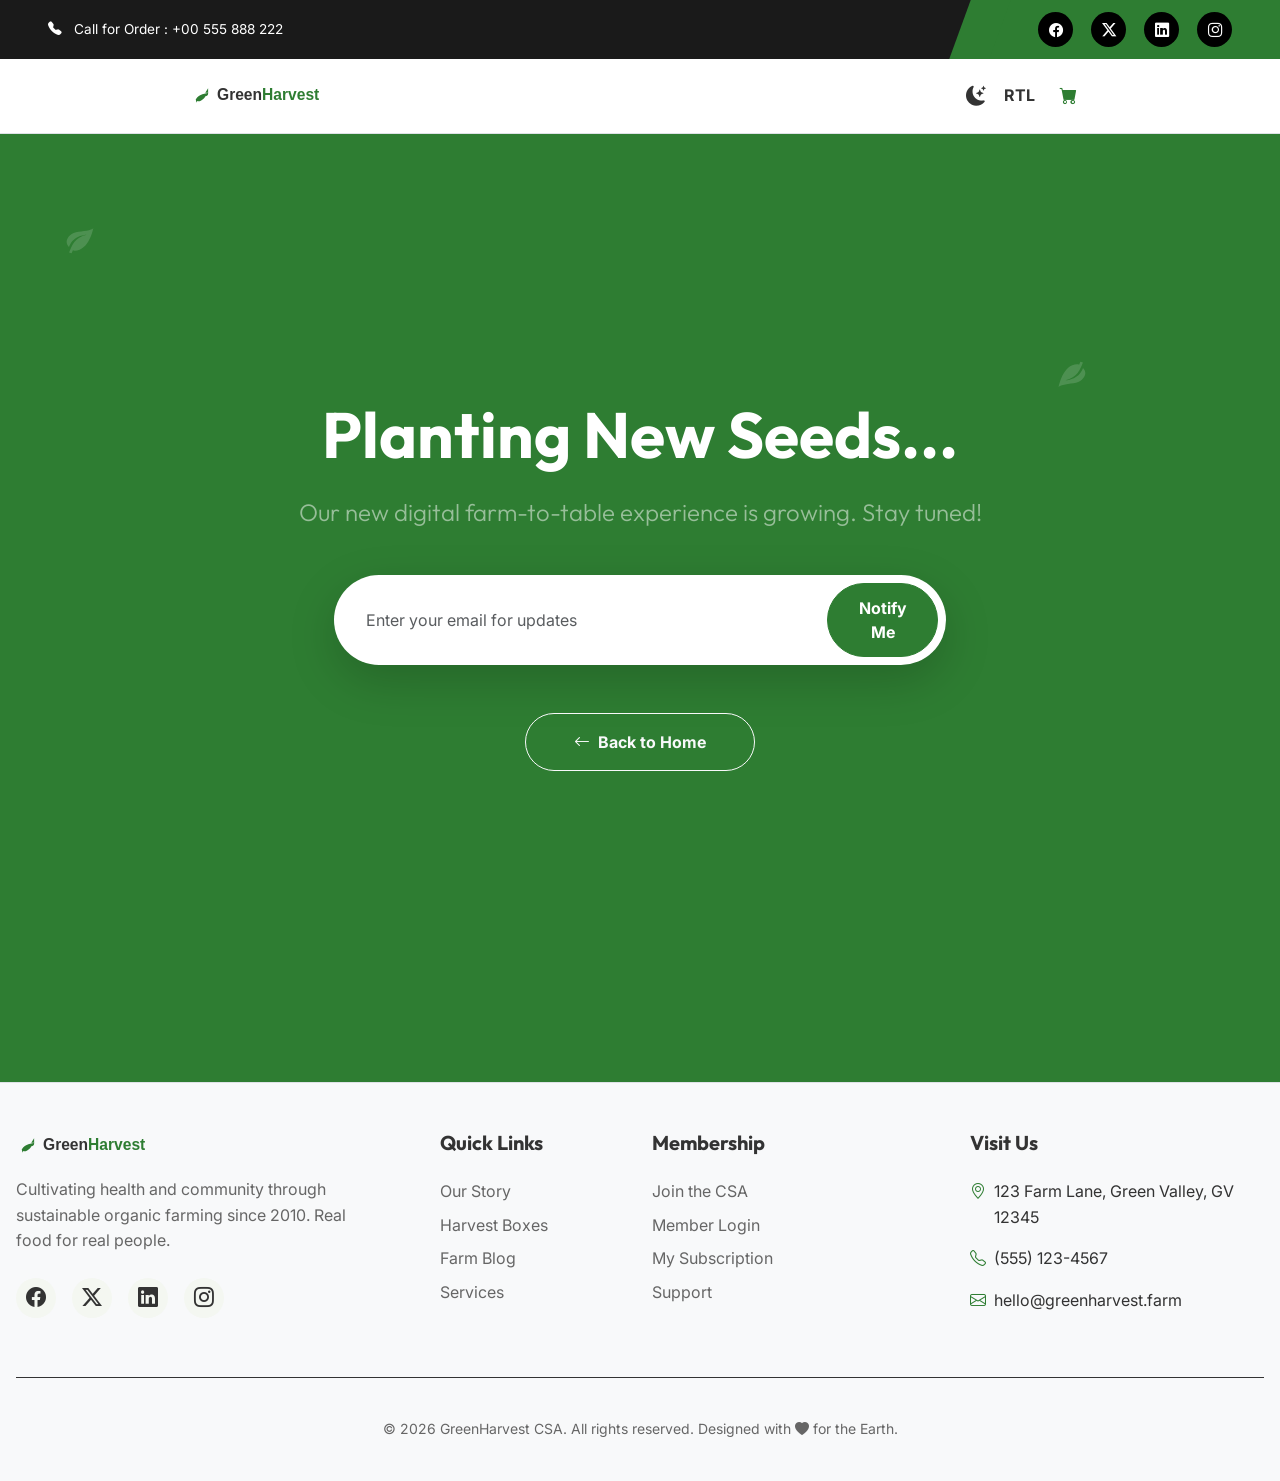
<file: coming-soon.html>
<!DOCTYPE html>
<html lang="en" dir="ltr" data-theme="light">

<head>
    <meta charset="UTF-8">
    <meta name="viewport" content="width=device-width, initial-scale=1.0">
    <meta name="description"
        content="GreenHarvest CSA is planting new seeds. Our organic farm-to-table experience is coming soon.">
    <title>Coming Soon | GreenHarvest CSA</title>
    <link rel="preconnect" href="https://fonts.googleapis.com">
    <link rel="preconnect" href="https://fonts.gstatic.com" crossorigin>
    <link
        href="https://fonts.googleapis.com/css2?family=Inter:wght@400;500;600&family=Outfit:wght@600;700;800&display=swap"
        rel="stylesheet">
    <link href="https://cdn.jsdelivr.net/npm/bootstrap@5.3.0/dist/css/bootstrap.min.css" rel="stylesheet">
    <link rel="stylesheet" href="https://cdn.jsdelivr.net/npm/bootstrap-icons@1.11.1/font/bootstrap-icons.css">
    <link rel="stylesheet" href="assets/css/style.css">
    <link rel="icon" type="image/png" href="assets/images/favicon.png">
</head>

<body class="bg-primary text-white">
    <!-- Header & Navigation -->
    <header class="sticky-top">
        <!-- Top Bar -->
        <div class="top-bar d-none d-lg-block">
            <div class="container-fluid p-0">
                <div class="d-flex justify-content-between align-items-stretch">
                    <div class="top-bar-left d-flex align-items-center flex-grow-1 ps-5">
                        <span><i class="bi bi-telephone-fill me-2 text-white"></i> Call for Order : +00 555 888
                            222</span>
                    </div>
                    <div class="top-bar-right pe-5">
                        <a href="#" aria-label="Facebook"><i class="bi bi-facebook"></i></a>
                        <a href="#" aria-label="Twitter"><i class="bi bi-twitter-x"></i></a>
                        <a href="#" aria-label="LinkedIn"><i class="bi bi-linkedin"></i></a>
                        <a href="#" aria-label="Instagram"><i class="bi bi-instagram"></i></a>
                    </div>
                </div>
            </div>
        </div>
        <nav class="navbar navbar-expand-lg navbar-custom py-3 border-bottom">
            <div class="container d-flex justify-content-between align-items-center">
                <a class="navbar-brand d-flex align-items-center" href="index.html">
                    <img src="assets/images/logo-dark.svg" alt="GreenHarvest Logo" class="logo-on-light brand-logo">
                    <img src="assets/images/logo-light.svg" alt="GreenHarvest Logo" class="logo-on-dark brand-logo">
                </a>

                <div class="d-flex align-items-center gap-2">
                    <button id="theme-toggle-btn" class="theme-toggle-btn d-none d-lg-block" aria-label="Toggle Theme"
                        style="margin: 0;">
                        <i class="bi bi-sun-fill"></i>
                        <i class="bi bi-moon-stars-fill"></i>
                    </button>
                    <button class="rtl-toggle-btn d-none d-lg-block" aria-label="Toggle RTL"
                        style="margin: 0;">RTL</button>
                    <a href="shop.html" class="nav-icon-circle" aria-label="Shopping Cart" style="margin: 0;">
                        <i class="bi bi-cart-fill"></i>
                    </a>
                    <button class="navbar-toggler border-0 text-white p-0 d-lg-none" type="button"
                        data-bs-toggle="offcanvas" data-bs-target="#mobileNav">
                        <i class="bi bi-list fs-1 text-primary"></i>
                    </button>
                </div>
            </div>
        </nav>
    </header>

    <div class="container position-relative overflow-hidden">
        <!-- Background Decorations -->
        <div class="bg-decoration pos-1 float-leaf" style="color: #fff; opacity: 0.15; z-index: 0;">
            <svg class="decoration-leaf" viewBox="0 0 24 24" fill="currentColor">
                <path
                    d="M17,8C8,10 5.9,16.17 3.82,21.34L5.71,22L6.66,19.7C7.14,19.87 7.64,20 8,20C19,20 22,3 22,3C21,5 14,5.25 9,6.25C4,7.25 2,11.5 2,13.5C2,15.5 3.75,17.25 3.75,17.25C7,8 17,8 17,8Z" />
            </svg>
        </div>
        <div class="bg-decoration pos-4 float-leaf"
            style="color: #fff; opacity: 0.15; z-index: 0; transform: rotate(180deg);">
            <svg class="decoration-leaf" viewBox="0 0 24 24" fill="currentColor">
                <path
                    d="M17,8C8,10 5.9,16.17 3.82,21.34L5.71,22L6.66,19.7C7.14,19.87 7.64,20 8,20C19,20 22,3 22,3C21,5 14,5.25 9,6.25C4,7.25 2,11.5 2,13.5C2,15.5 3.75,17.25 3.75,17.25C7,8 17,8 17,8Z" />
            </svg>
        </div>

        <div class="row min-vh-100 justify-content-center align-items-center text-center position-relative"
            style="z-index: 2;">
            <div class="col-lg-12 text-center" data-aos="fade-up">
                <h1 class="display-3 fw-bold text-white mb-4">Planting New Seeds...</h1>
                <h2 class="h4 mb-5 text-white-50 fw-light">Our new digital farm-to-table experience is growing. Stay
                    tuned!</h2>

                <div class="row justify-content-center mb-5">
                    <div class="col-md-6">
                        <form class="bg-white p-2 rounded-pill d-flex shadow-lg">
                            <input type="email" class="form-control border-0 rounded-pill px-4"
                                placeholder="Enter your email for updates">
                            <button class="btn btn-primary rounded-pill px-4 fw-bold">Notify Me</button>
                        </form>
                    </div>
                </div>

                <a href="index.html" class="btn btn-outline-light rounded-pill px-5 py-3 fw-bold">
                    <i class="bi bi-arrow-left me-2"></i>Back to Home
                </a>
            </div>
        </div>
    </div>

    <!-- Mobile Offcanvas Navigation -->
    <div class="offcanvas offcanvas-end mobile-nav-offcanvas" tabindex="-1" id="mobileNav"
        aria-labelledby="mobileNavLabel">
        <div class="offcanvas-header border-bottom">
            <h5 class="offcanvas-title fw-bold text-primary" id="mobileNavLabel"></h5>
            <button type="button" class="btn-close text-reset shadow-none" data-bs-dismiss="offcanvas"
                aria-label="Close"></button>
        </div>
        <div class="offcanvas-body">
            <ul class="nav flex-column">
                <li class="nav-item"><a class="nav-link" href="index.html">Home</a></li>
                <li class="nav-item"><a class="nav-link" href="shop.html">Shop</a></li>
                <li class="nav-item"><a class="nav-link" href="about.html">About</a></li>
                <li class="nav-item"><a class="nav-link" href="services.html">Services</a></li>
                <li class="nav-item"><a class="nav-link" href="blog.html">Blog</a></li>
                <li class="nav-item"><a class="nav-link" href="contact.html">Contact</a></li>
                <li class="nav-item mt-3">
                    <a href="register.html" class="btn btn-outline-primary w-100 rounded-pill">Sign Up</a>
                </li>
                <li class="nav-item mt-2">
                    <a href="dashboard.html" class="btn btn-primary w-100 rounded-pill">Dashboard</a>
                </li>
            </ul>
            <div class="offcanvas-actions mt-auto">
                <button class="theme-toggle-btn" aria-label="Toggle Theme">
                    <i class="bi bi-sun-fill"></i>
                    <i class="bi bi-moon-stars-fill"></i>
                </button>
                <button class="rtl-toggle-btn" aria-label="Toggle RTL">RTL</button>
            </div>
        </div>
    </div>

    <!-- Footer -->
    <footer class="footer mt-5">
        <div class="container">
            <div class="row g-4 mb-5 text-start">
                <div class="col-lg-4 col-md-12">
                    <a class="navbar-brand d-flex align-items-center mb-3" href="index.html">
                        <img src="assets/images/logo-dark.svg" alt="GreenHarvest Logo" class="logo-on-light brand-logo">
                        <img src="assets/images/logo-light.svg" alt="GreenHarvest Logo" class="logo-on-dark brand-logo">
                    </a>
                    <p class="text-muted pe-lg-5">Cultivating health and community through sustainable organic farming
                        since 2010. Real food for real people.</p>
                    <div class="footer-social-icons mt-4">
                        <a href="#" aria-label="Facebook"><i class="bi bi-facebook fs-5"></i></a>
                        <a href="#" aria-label="Twitter"><i class="bi bi-twitter-x fs-5"></i></a>
                        <a href="#" aria-label="LinkedIn"><i class="bi bi-linkedin fs-5"></i></a>
                        <a href="#" aria-label="Instagram"><i class="bi bi-instagram fs-5"></i></a>
                    </div>
                </div>
                <div class="col-lg-2 col-md-4">
                    <h5 class="mb-4">Quick Links</h5>
                    <ul class="list-unstyled footer-links">
                        <li class="mb-2"><a href="about.html">Our Story</a></li>
                        <li class="mb-2"><a href="shop.html">Harvest Boxes</a></li>
                        <li class="mb-2"><a href="blog.html">Farm Blog</a></li>
                        <li class="mb-2"><a href="services.html">Services</a></li>
                    </ul>
                </div>
                <div class="col-lg-3 col-md-4">
                    <h5 class="mb-4">Membership</h5>
                    <ul class="list-unstyled footer-links">
                        <li class="mb-2"><a href="register.html">Join the CSA</a></li>
                        <li class="mb-2"><a href="login.html">Member Login</a></li>
                        <li class="mb-2"><a href="dashboard.html">My Subscription</a></li>
                        <li class="mb-2"><a href="contact.html">Support</a></li>
                    </ul>
                </div>
                <div class="col-lg-3 col-md-4">
                    <h5 class="mb-4">Visit Us</h5>
                    <ul class="list-unstyled footer-info">
                        <li class="mb-3 d-flex align-items-start">
                            <i class="bi bi-geo-alt text-primary me-2"></i>
                            <span>123 Farm Lane, Green Valley, GV 12345</span>
                        </li>
                        <li class="mb-3 d-flex align-items-start">
                            <i class="bi bi-telephone text-primary me-2"></i>
                            <span>(555) 123-4567</span>
                        </li>
                        <li class="mb-3 d-flex align-items-start">
                            <i class="bi bi-envelope text-primary me-2"></i>
                            <span>hello@greenharvest.farm</span>
                        </li>
                    </ul>
                </div>
            </div>
            <hr class="opacity-10">
            <div class="text-center py-4">
                <p class="mb-0 text-muted small">&copy; 2026 GreenHarvest CSA. All rights reserved. Designed with <i
                        class="bi bi-heart-fill text-accent"></i> for the Earth.</p>
            </div>
        </div>
    </footer>



    <!-- Back to Top -->
    <div id="back-to-top" title="Back to Top">
        <i class="bi bi-arrow-up"></i>
    </div>

    <script src="https://cdn.jsdelivr.net/npm/bootstrap@5.3.0/dist/js/bootstrap.bundle.min.js"></script>
    <script src="assets/js/main.js"></script>
</body>

</html>
</file>
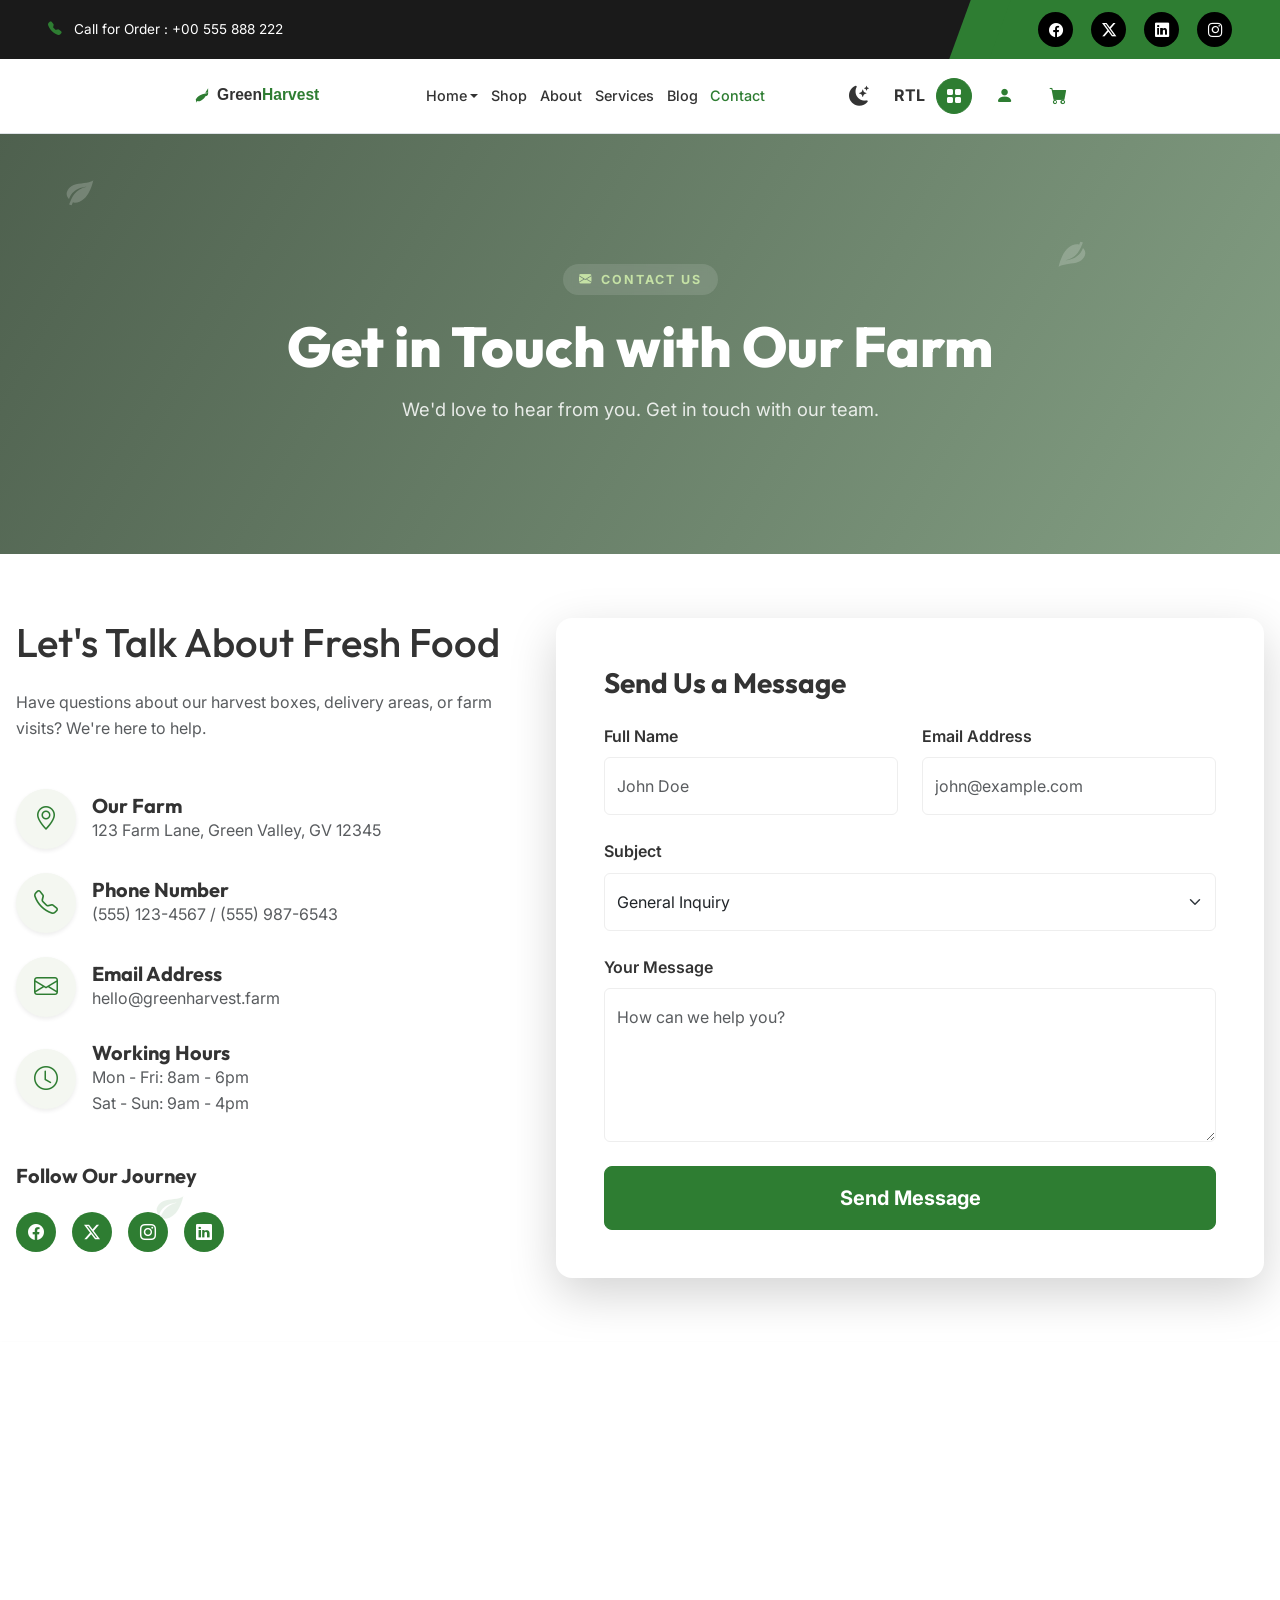
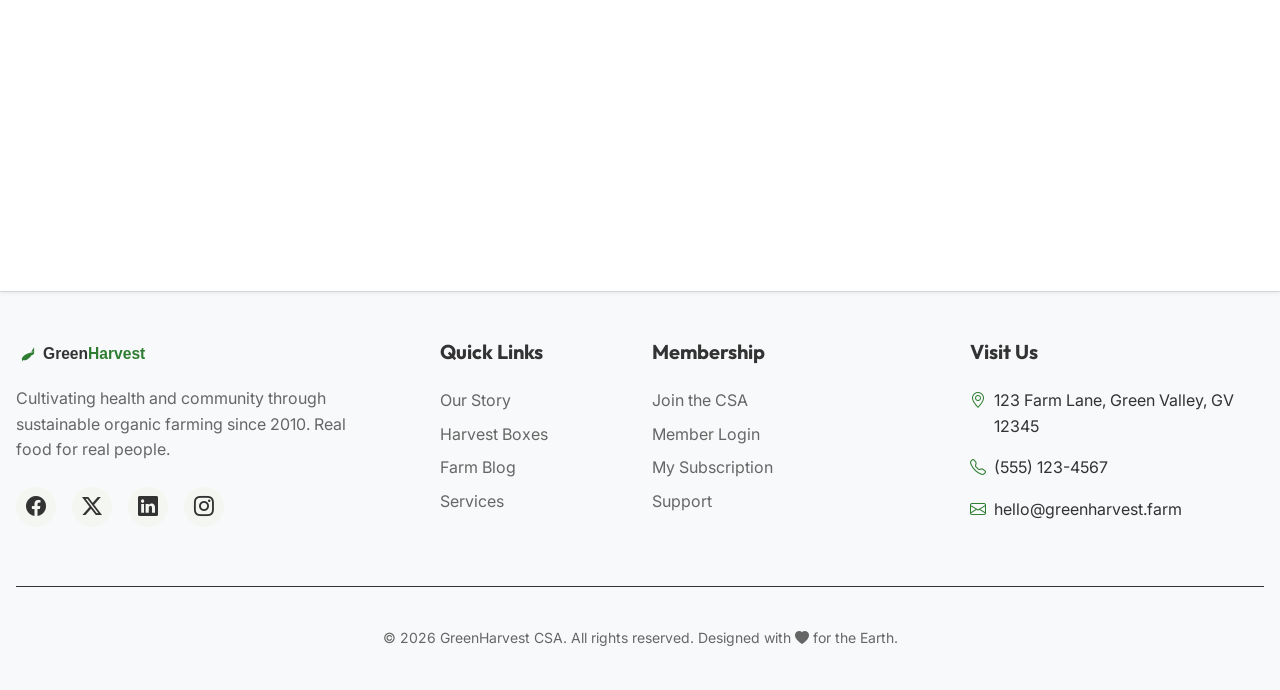
<file: contact.html>
<!DOCTYPE html>
<html lang="en" dir="ltr" data-theme="light">

<head>
    <meta charset="UTF-8">
    <meta name="viewport" content="width=device-width, initial-scale=1.0">
    <meta name="description" content="GreenHarvest - Premium Organic Farm & CSA. Fresh harvest delivered to your door.">
    <title>Contact Us | GreenHarvest CSA - Get in Touch</title>
    <!-- Google Fonts, Bootstrap & CSS same as index.html -->
    <link rel="preconnect" href="https://fonts.googleapis.com">
    <link rel="preconnect" href="https://fonts.gstatic.com" crossorigin>
    <link
        href="https://fonts.googleapis.com/css2?family=Inter:wght@400;500;600&family=Outfit:wght@600;700;800&display=swap"
        rel="stylesheet">
    <link href="https://cdn.jsdelivr.net/npm/bootstrap@5.3.0/dist/css/bootstrap.min.css" rel="stylesheet">
    <link rel="stylesheet" href="https://cdn.jsdelivr.net/npm/bootstrap-icons@1.11.1/font/bootstrap-icons.css">
    <link rel="stylesheet" href="assets/css/style.css">
    <link rel="stylesheet" href="assets/css/rtl.css">
    <link rel="icon" type="image/png" href="assets/images/favicon.png">
</head>

<body>
    <header class="sticky-top">
        <!-- Top Bar -->
        <div class="top-bar d-none d-lg-block">
            <div class="container-fluid p-0">
                <div class="d-flex justify-content-between align-items-stretch">
                    <div class="top-bar-left d-flex align-items-center flex-grow-1 ps-5">
                        <span><i class="bi bi-telephone-fill me-2 text-primary"></i> Call for Order : +00 555 888
                            222</span>
                    </div>
                    <div class="top-bar-right pe-5">
                        <a href="#" aria-label="Facebook"><i class="bi bi-facebook"></i></a>
                        <a href="#" aria-label="Twitter"><i class="bi bi-twitter-x"></i></a>
                        <a href="#" aria-label="LinkedIn"><i class="bi bi-linkedin"></i></a>
                        <a href="#" aria-label="Instagram"><i class="bi bi-instagram"></i></a>
                    </div>
                </div>
            </div>
        </div>

        <!-- Main Navbar -->
        <nav class="navbar navbar-expand-lg navbar-custom py-3">
            <div class="container">
                <a class="navbar-brand d-flex align-items-center" href="index.html">
                    <img src="assets/images/logo-dark.svg" alt="GreenHarvest Logo" class="logo-on-light brand-logo">
                    <img src="assets/images/logo-light.svg" alt="GreenHarvest Logo" class="logo-on-dark brand-logo">
                </a>

                <div class="d-flex align-items-center gap-2">
                    <a href="shop.html" class="nav-icon-circle d-lg-none" aria-label="Shopping Cart" style="margin: 0;">
                        <i class="bi bi-cart-fill"></i>
                    </a>
                    <button class="navbar-toggler border-0 text-white p-0" type="button" data-bs-toggle="offcanvas"
                        data-bs-target="#mobileNav">
                        <i class="bi bi-list fs-1 text-primary"></i>
                    </button>
                </div>

                <!-- Desktop Navigation -->
                <div class="collapse navbar-collapse" id="mainNav">
                    <ul class="navbar-nav mx-auto mb-2 mb-lg-0 align-items-center">
                        <li class="nav-item dropdown mx-2 border-0 click-triggered">
                            <a class="nav-link dropdown-toggle" href="#" id="homeDropdown" role="button"
                                data-bs-toggle="dropdown" aria-expanded="false">Home</a>
                            <ul class="dropdown-menu shadow-sm border-0 rounded-4 mt-2" aria-labelledby="homeDropdown">
                                <li><a class="dropdown-item rounded-3 px-3 py-2 m-1" href="index.html">Home 1</a></li>
                                <li><a class="dropdown-item rounded-3 px-3 py-2 m-1" href="index-2.html">Home 2</a></li>
                            </ul>
                        </li>
                        <li class="nav-item mx-2"><a class="nav-link" href="shop.html">Shop</a></li>
                        <li class="nav-item mx-2"><a class="nav-link" href="about.html">About</a></li>
                        <li class="nav-item mx-2"><a class="nav-link" href="services.html">Services</a></li>
                        <li class="nav-item mx-2"><a class="nav-link" href="blog.html">Blog</a></li>
                        <li class="nav-item mx-2"><a class="nav-link active" href="contact.html">Contact</a></li>
                    </ul>
                    <div class="d-flex align-items-center">

                        <button class="theme-toggle-btn d-none d-lg-block" aria-label="Toggle Theme">
                            <i class="bi bi-sun-fill"></i>
                            <i class="bi bi-moon-stars-fill"></i>
                        </button>
                        <button class="rtl-toggle-btn d-none d-lg-block" aria-label="Toggle RTL">RTL</button>
                        <a href="dashboard.html"
                            class="btn btn-primary rounded-pill px-3 ms-3 show-on-desktop align-items-center justify-content-center"
                            aria-label="Dashboard"><i class="bi bi-grid-fill"></i></a>
                        <a href="login.html" class="nav-icon-circle" aria-label="User Profile"><i
                                class="bi bi-person-fill"></i></a>
                        <a href="shop.html" class="nav-icon-circle" aria-label="Shopping Cart"><i
                                class="bi bi-cart-fill"></i></a>
                    </div>
                </div>

                <!-- Mobile Offcanvas Navigation -->
                <div class="offcanvas offcanvas-end mobile-nav-offcanvas" tabindex="-1" id="mobileNav"
                    aria-labelledby="mobileNavLabel">
                    <div class="offcanvas-header border-bottom">
                        <h5 class="offcanvas-title fw-bold text-primary" id="mobileNavLabel"></h5>
                        <button type="button" class="btn-close text-reset shadow-none" data-bs-dismiss="offcanvas"
                            aria-label="Close"></button>
                    </div>
                    <div class="offcanvas-body">
                        <ul class="nav flex-column">
                            <li class="nav-item"><a class="nav-link" href="index.html">Home 1</a></li>
                            <li class="nav-item"><a class="nav-link" href="index-2.html">Home 2</a></li>
                            <li class="nav-item"><a class="nav-link" href="shop.html">Shop</a></li>
                            <li class="nav-item"><a class="nav-link" href="about.html">About</a></li>
                            <li class="nav-item"><a class="nav-link" href="services.html">Services</a></li>
                            <li class="nav-item"><a class="nav-link" href="blog.html">Blog</a></li>
                            <li class="nav-item"><a class="nav-link active" href="contact.html">Contact</a></li>
                            <li class="nav-item mt-3">
                                <a href="register.html" class="btn btn-outline-primary w-100 rounded-pill">Sign Up</a>
                            </li>
                            <li class="nav-item mt-2">
                                <a href="dashboard.html" class="btn btn-primary w-100 rounded-pill">Dashboard</a>
                            </li>
                        </ul>
                        <div class="offcanvas-actions mt-auto">
                            <button class="theme-toggle-btn" aria-label="Toggle Theme">
                                <i class="bi bi-sun-fill"></i>
                                <i class="bi bi-moon-stars-fill"></i>
                            </button>
                            <button class="rtl-toggle-btn" aria-label="Toggle RTL">RTL</button>
                        </div>
                    </div>
                </div>
            </div>
            </div>
        </nav>
    </header>

    </header>

    <!-- Contact Hero -->
    <section style="
        position: relative;
        min-height: 420px;
        display: flex;
        align-items: center;
        background: url('https://images.unsplash.com/photo-1523348837708-15d4a09cfac2?w=1600&fit=crop&q=80') center center / cover no-repeat;
        background-attachment: fixed;
    ">
        <!-- Background Decorations -->
        <div class="bg-decoration pos-1 float-leaf" style="color: #fff; opacity: 0.2; z-index: 2;">
            <svg class="decoration-leaf" viewBox="0 0 24 24" fill="currentColor">
                <path
                    d="M17,8C8,10 5.9,16.17 3.82,21.34L5.71,22L6.66,19.7C7.14,19.87 7.64,20 8,20C19,20 22,3 22,3C21,5 14,5.25 9,6.25C4,7.25 2,11.5 2,13.5C2,15.5 3.75,17.25 3.75,17.25C7,8 17,8 17,8Z" />
            </svg>
        </div>
        <div class="bg-decoration pos-4 float-leaf"
            style="color: #fff; opacity: 0.2; z-index: 2; transform: rotate(180deg);">
            <svg class="decoration-leaf" viewBox="0 0 24 24" fill="currentColor">
                <path
                    d="M17,8C8,10 5.9,16.17 3.82,21.34L5.71,22L6.66,19.7C7.14,19.87 7.64,20 8,20C19,20 22,3 22,3C21,5 14,5.25 9,6.25C4,7.25 2,11.5 2,13.5C2,15.5 3.75,17.25 3.75,17.25C7,8 17,8 17,8Z" />
            </svg>
        </div>

        <!-- Dark overlay -->
        <div
            style="position:absolute;inset:0;background:linear-gradient(120deg,rgba(10,35,10,0.72) 0%,rgba(30,80,30,0.55) 100%);z-index:1;">
        </div>

        <div class="container position-relative text-center" style="z-index:2;" data-aos="fade-up">
            <span
                style="display:inline-block;background:rgba(255,255,255,0.12);color:#c5e1a5;font-size:0.78rem;font-weight:700;letter-spacing:2px;text-transform:uppercase;padding:6px 16px;border-radius:30px;margin-bottom:1.2rem;backdrop-filter:blur(4px);">
                <i class="bi bi-envelope-fill me-2"></i>Contact Us
            </span>
            <h1
                style="font-family:'Outfit',sans-serif;font-size:3.5rem;font-weight:800;color:#fff;line-height:1.15;margin-bottom:1rem;">
                Get in Touch with Our Farm
            </h1>
            <p style="color:rgba(255,255,255,0.85);font-size:1.15rem;max-width:600px;margin:0 auto;">
                We'd love to hear from you. Get in touch with our team.
            </p>
        </div>
    </section>

    <section class="section-padding position-relative overflow-hidden">
        <!-- More Decorations for the main section -->
        <div class="bg-decoration pos-3 float-leaf" style="opacity: 0.1;">
            <svg class="decoration-leaf" viewBox="0 0 24 24" fill="currentColor">
                <path
                    d="M17,8C8,10 5.9,16.17 3.82,21.34L5.71,22L6.66,19.7C7.14,19.87 7.64,20 8,20C19,20 22,3 22,3C21,5 14,5.25 9,6.25C4,7.25 2,11.5 2,13.5C2,15.5 3.75,17.25 3.75,17.25C7,8 17,8 17,8Z" />
            </svg>
        </div>
        <div class="container">
            <div class="row g-5">
                <div class="col-lg-5" data-aos="fade-right">
                    <h2 class="h1 mb-4">Let's Talk About Fresh Food</h2>
                    <p class="text-muted mb-5">Have questions about our harvest boxes, delivery areas, or farm visits?
                        We're here to help.</p>

                    <!-- Contact Information Cards -->
                    <div class="contact-info-list">
                        <div class="d-flex align-items-center mb-4">
                            <div class="icon-box-circle bg-light-alt p-3 rounded-circle me-3 text-primary shadow-sm">
                                <i class="bi bi-geo-alt fs-4"></i>
                            </div>
                            <div>
                                <h5 class="mb-0 fw-bold">Our Farm</h5>
                                <p class="text-muted mb-0">123 Farm Lane, Green Valley, GV 12345</p>
                            </div>
                        </div>

                        <div class="d-flex align-items-center mb-4">
                            <div class="icon-box-circle bg-light-alt p-3 rounded-circle me-3 text-primary shadow-sm">
                                <i class="bi bi-telephone fs-4"></i>
                            </div>
                            <div>
                                <h5 class="mb-0 fw-bold">Phone Number</h5>
                                <p class="text-muted mb-0">(555) 123-4567 / (555) 987-6543</p>
                            </div>
                        </div>

                        <div class="d-flex align-items-center mb-4">
                            <div class="icon-box-circle bg-light-alt p-3 rounded-circle me-3 text-primary shadow-sm">
                                <i class="bi bi-envelope fs-4"></i>
                            </div>
                            <div>
                                <h5 class="mb-0 fw-bold">Email Address</h5>
                                <p class="text-muted mb-0">hello@greenharvest.farm</p>
                            </div>
                        </div>

                        <div class="d-flex align-items-center mb-4">
                            <div class="icon-box-circle bg-light-alt p-3 rounded-circle me-3 text-primary shadow-sm">
                                <i class="bi bi-clock fs-4"></i>
                            </div>
                            <div>
                                <h5 class="mb-0 fw-bold">Working Hours</h5>
                                <p class="text-muted mb-0">Mon - Fri: 8am - 6pm<br>Sat - Sun: 9am - 4pm</p>
                            </div>
                        </div>
                    </div>

                    <div class="mt-5">
                        <h5 class="mb-4 fw-bold">Follow Our Journey</h5>
                        <div class="d-flex gap-3">
                            <a href="#"
                                class="social-icon-box bg-primary text-white p-2 rounded-circle d-flex align-items-center justify-content-center"
                                style="width: 40px; height: 40px;">
                                <i class="bi bi-facebook"></i>
                            </a>
                            <a href="#"
                                class="social-icon-box bg-primary text-white p-2 rounded-circle d-flex align-items-center justify-content-center"
                                style="width: 40px; height: 40px;">
                                <i class="bi bi-twitter-x"></i>
                            </a>
                            <a href="#"
                                class="social-icon-box bg-primary text-white p-2 rounded-circle d-flex align-items-center justify-content-center"
                                style="width: 40px; height: 40px;">
                                <i class="bi bi-instagram"></i>
                            </a>
                            <a href="#"
                                class="social-icon-box bg-primary text-white p-2 rounded-circle d-flex align-items-center justify-content-center"
                                style="width: 40px; height: 40px;">
                                <i class="bi bi-linkedin"></i>
                            </a>
                        </div>
                    </div>
                </div>

                <div class="col-lg-7" data-aos="fade-left">
                    <div class="card-premium p-5 shadow-lg border-0">
                        <h3 class="mb-4 fw-bold">Send Us a Message</h3>
                        <form action="https://formspree.io/f/placeholder" method="POST" class="needs-validation"
                            novalidate>
                            <div class="row g-4">
                                <div class="col-md-6">
                                    <label class="form-label fw-semibold">Full Name</label>
                                    <input type="text" class="form-control border-1 py-3" style="border-color: #eee;"
                                        placeholder="John Doe" required>
                                </div>
                                <div class="col-md-6">
                                    <label class="form-label fw-semibold">Email Address</label>
                                    <input type="email" class="form-control border-1 py-3" style="border-color: #eee;"
                                        placeholder="john@example.com" required>
                                </div>
                                <div class="col-12">
                                    <label class="form-label fw-semibold">Subject</label>
                                    <select class="form-select border-1 py-3" style="border-color: #eee;">
                                        <option>General Inquiry</option>
                                        <option>Membership Support</option>
                                        <option>Wholesale/Partner</option>
                                    </select>
                                </div>
                                <div class="col-12">
                                    <label class="form-label fw-semibold">Your Message</label>
                                    <textarea class="form-control border-1 py-3" style="border-color: #eee;" rows="5"
                                        placeholder="How can we help you?" required></textarea>
                                </div>
                                <div class="col-12 mt-4">
                                    <button class="btn btn-primary btn-lg w-100 py-3 fw-bold">Send Message</button>
                                </div>
                            </div>
                        </form>
                    </div>
                </div>
            </div>
        </div>
    </section>

    <!-- Map Section -->
    <div class="container-fluid p-0" data-aos="zoom-in">
        <div class="ratio ratio-21x9 shadow-sm" style="min-height: 450px;">
            <iframe
                src="https://www.google.com/maps/embed?pb=!1m18!1m12!1m3!1d102046.22557476!2d-122.3321!3d37.7749!2m3!1f0!2f0!3f0!3m2!1i1024!2i768!4f13.1!3m3!1m2!1s0x80859a6d00690021%3A0x4a501367f076adff!2sSan%20Francisco%2C%20CA!5e0!3m2!1sen!2sus!4v1700000000000!5m2!1sen!2sus"
                style="border:0;" allowfullscreen="" loading="lazy"
                referrerpolicy="no-referrer-when-downgrade"></iframe>
        </div>
    </div>

    <!-- Footer -->
    <footer class="footer">
        <div class="container">
            <div class="row g-4 mb-5 text-start">
                <div class="col-lg-4 col-md-6">
                    <a class="navbar-brand d-flex align-items-center mb-3" href="index.html">
                        <img src="assets/images/logo-dark.svg" alt="GreenHarvest Logo" class="logo-on-light brand-logo">
                        <img src="assets/images/logo-light.svg" alt="GreenHarvest Logo" class="logo-on-dark brand-logo">
                    </a>
                    <p class="text-muted pe-lg-5">Cultivating health and community through sustainable organic farming
                        since 2010. Real food for real people.</p>
                    <div class="footer-social-icons mt-4">
                        <a href="#" aria-label="Facebook"><i class="bi bi-facebook fs-5"></i></a>
                        <a href="#" aria-label="Twitter"><i class="bi bi-twitter-x fs-5"></i></a>
                        <a href="#" aria-label="LinkedIn"><i class="bi bi-linkedin fs-5"></i></a>
                        <a href="#" aria-label="Instagram"><i class="bi bi-instagram fs-5"></i></a>
                    </div>
                </div>
                <div class="col-lg-2 col-md-6">
                    <h5 class="mb-4">Quick Links</h5>
                    <ul class="list-unstyled footer-links">
                        <li class="mb-2"><a href="about.html">Our Story</a></li>
                        <li class="mb-2"><a href="shop.html">Harvest Boxes</a></li>
                        <li class="mb-2"><a href="blog.html">Farm Blog</a></li>
                        <li class="mb-2"><a href="services.html">Services</a></li>
                    </ul>
                </div>
                <div class="col-lg-3 col-md-6">
                    <h5 class="mb-4">Membership</h5>
                    <ul class="list-unstyled footer-links">
                        <li class="mb-2"><a href="register.html">Join the CSA</a></li>
                        <li class="mb-2"><a href="login.html">Member Login</a></li>
                        <li class="mb-2"><a href="dashboard.html">My Subscription</a></li>
                        <li class="mb-2"><a href="contact.html">Support</a></li>
                    </ul>
                </div>
                <div class="col-lg-3 col-md-6">
                    <h5 class="mb-4">Visit Us</h5>
                    <ul class="list-unstyled footer-info">
                        <li class="mb-3 d-flex align-items-start">
                            <i class="bi bi-geo-alt text-primary me-2"></i>
                            <span>123 Farm Lane, Green Valley, GV 12345</span>
                        </li>
                        <li class="mb-3 d-flex align-items-start">
                            <i class="bi bi-telephone text-primary me-2"></i>
                            <span>(555) 123-4567</span>
                        </li>
                        <li class="mb-3 d-flex align-items-start">
                            <i class="bi bi-envelope text-primary me-2"></i>
                            <span>hello@greenharvest.farm</span>
                        </li>
                    </ul>
                </div>
            </div>
            <hr class="opacity-10">
            <div class="text-center py-4">
                <p class="mb-0 text-muted small">&copy; 2026 GreenHarvest CSA. All rights reserved. Designed with <i
                        class="bi bi-heart-fill text-accent"></i> for the Earth.</p>
            </div>
        </div>
    </footer>

    <!-- Back to Top -->
    <div id="back-to-top" title="Back to Top">
        <i class="bi bi-arrow-up"></i>
    </div>

    <script src="https://cdn.jsdelivr.net/npm/bootstrap@5.3.0/dist/js/bootstrap.bundle.min.js"></script>
    <script src="assets/js/main.js"></script>
</body>

</html>
</file>
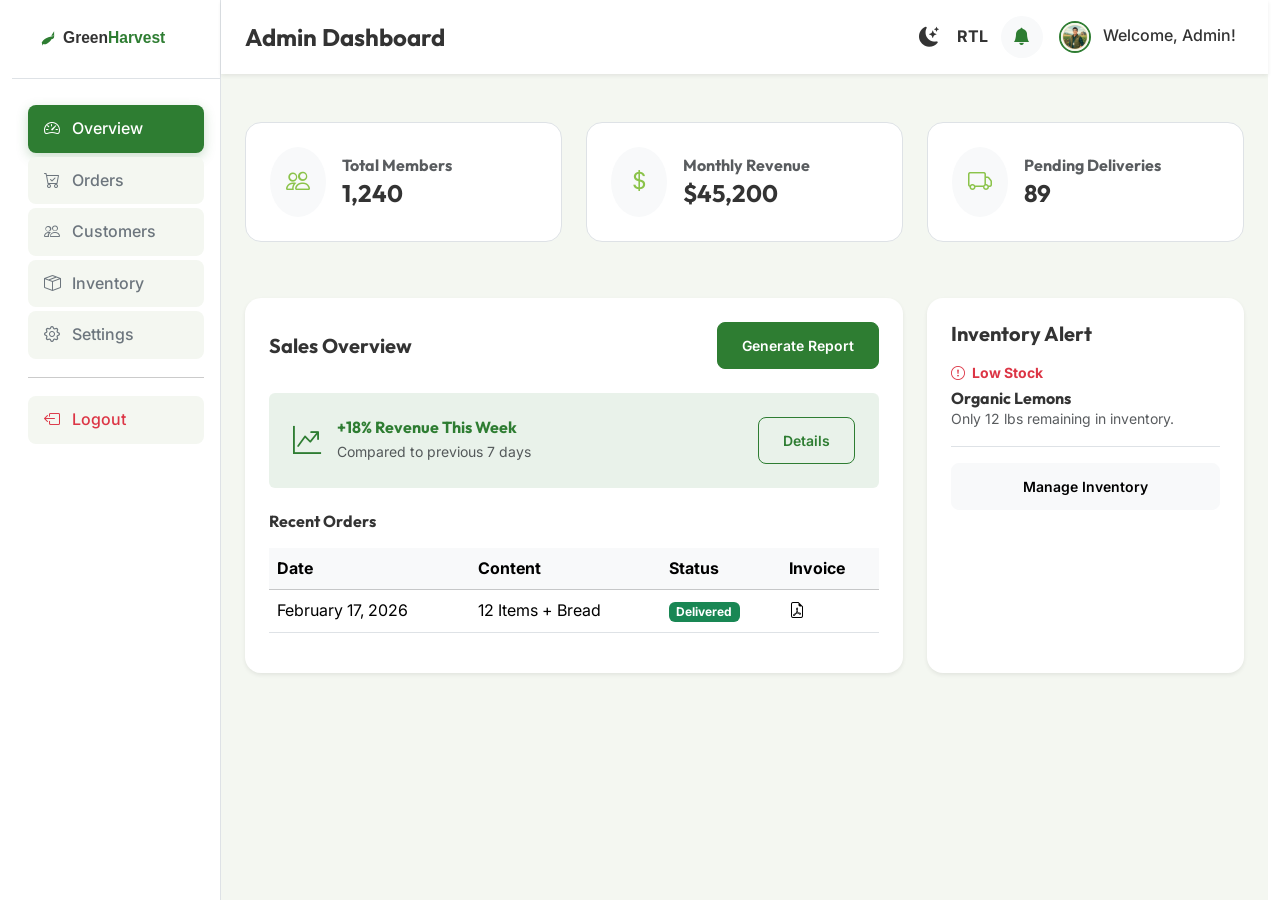
<file: dashboard.html>
<!DOCTYPE html>
<html lang="en" dir="ltr" data-theme="light">

<head>
    <meta charset="UTF-8">
    <meta name="viewport" content="width=device-width, initial-scale=1.0">
    <meta name="description"
        content="GreenHarvest Customer Dashboard - Manage your organic CSA subscription, orders, and delivery details.">
    <title>Admin Dashboard | GreenHarvest CSA</title>
    <link rel="preconnect" href="https://fonts.googleapis.com">
    <link rel="preconnect" href="https://fonts.gstatic.com" crossorigin>
    <link
        href="https://fonts.googleapis.com/css2?family=Inter:wght@400;500;600&family=Outfit:wght@600;700;800&display=swap"
        rel="stylesheet">
    <link href="https://cdn.jsdelivr.net/npm/bootstrap@5.3.0/dist/css/bootstrap.min.css" rel="stylesheet">
    <link rel="stylesheet" href="https://cdn.jsdelivr.net/npm/bootstrap-icons@1.11.1/font/bootstrap-icons.css">
    <link rel="stylesheet" href="assets/css/style.css">
    <link rel="stylesheet" href="assets/css/rtl.css">
    <link rel="icon" type="image/png" href="assets/images/favicon.png">
    <style>
        .sidebar {
            min-height: 100vh;
            border-inline-end: 1px solid var(--border-color);
        }

        .sidebar .nav-link {
            border-radius: 8px;
            margin: 2px 0;
            padding: 10px 15px;
            color: #6c757d;
            font-weight: 500;
            transition: all 0.2s ease;
        }

        .sidebar .nav-link:hover {
            background: rgba(46, 125, 50, 0.05);
            color: var(--primary);
        }

        .sidebar .nav-link.active {
            background: var(--primary) !important;
            color: white !important;
        }

        .dashboard-content {
            background: var(--bg-alt);
            min-height: 100vh;
        }

        @media (min-width: 992px) and (max-width: 1200px) {
            .sidebar {
                width: 260px !important;
                flex: 0 0 260px !important;
                max-width: 260px !important;
            }

            .dashboard-content {
                width: calc(100% - 260px) !important;
                flex: 0 0 calc(100% - 260px) !important;
                max-width: calc(100% - 260px) !important;
            }

            .sidebar .brand-logo {
                height: 28px !important;
            }
        }
    </style>
</head>

<body data-dashboard="admin">

    <div class="container-fluid">
        <div class="row g-0">
            <!-- Sidebar Navigation -->
            <div class="col-lg-3 col-xl-2 p-0 sidebar bg-white d-none d-lg-block sticky-top">
                <div class="p-4 border-bottom mb-4">
                    <a class="navbar-brand d-flex align-items-center" href="index.html">
                        <img src="assets/images/logo-dark.svg" alt="GreenHarvest Logo" class="brand-logo logo-on-light">
                        <img src="assets/images/logo-light.svg" alt="GreenHarvest Logo" class="brand-logo logo-on-dark">
                    </a>
                </div>
                <div class="px-3">
                    <ul class="nav flex-column nav-pills" role="tablist">
                        <li class="nav-item" role="presentation"><a href="#overview" class="nav-link active"
                                data-bs-toggle="pill" role="tab"><i class="bi bi-speedometer2 me-2"></i>
                                Overview</a></li>
                        <li class="nav-item" role="presentation"><a href="#orders" class="nav-link"
                                data-bs-toggle="pill" role="tab"><i class="bi bi-cart-check me-2"></i>
                                Orders</a></li>
                        <li class="nav-item" role="presentation"><a href="#customers" class="nav-link"
                                data-bs-toggle="pill" role="tab"><i class="bi bi-people me-2"></i> Customers</a></li>
                        <li class="nav-item" role="presentation"><a href="#inventory" class="nav-link"
                                data-bs-toggle="pill" role="tab"><i class="bi bi-box-seam me-2"></i>
                                Inventory</a></li>
                        <li class="nav-item" role="presentation"><a href="#settings" class="nav-link"
                                data-bs-toggle="pill" role="tab"><i class="bi bi-gear me-2"></i>
                                Settings</a></li>
                        <hr class="opacity-10">
                        <li class="nav-item mt-auto"><a href="index.html" class="nav-link text-danger"><i
                                    class="bi bi-box-arrow-left me-2"></i> Logout</a></li>
                    </ul>
                </div>
            </div>

            <!-- Main Content -->
            <div class="col-lg-9 col-xl-10 p-0 dashboard-content d-flex flex-column"
                style="background-color: var(--bg-alt); min-height: 100vh;">
                <header class="dashboard-header bg-white shadow-sm py-3 px-4 mb-4 sticky-top">
                    <!-- Top Row: Logo & Actions -->
                    <div class="d-flex justify-content-between align-items-center">
                        <div class="d-flex align-items-center">
                            <a class="navbar-brand d-lg-none me-2" href="index.html">
                                <img src="assets/images/logo-dark.svg" alt="GreenHarvest Logo"
                                    class="brand-logo logo-on-light" style="height: 30px; width: auto;">
                                <img src="assets/images/logo-light.svg" alt="GreenHarvest Logo"
                                    class="brand-logo logo-on-dark" style="height: 30px; width: auto;">
                            </a>
                            <h1 class="h4 mb-0 fw-bold d-none d-lg-block">Admin Dashboard</h1>
                        </div>
                        <div class="d-flex align-items-center gap-2">
                            <button id="theme-toggle-btn" class="theme-toggle-btn d-none d-lg-block"
                                aria-label="Toggle Theme" style="margin: 0;">
                                <i class="bi bi-sun-fill"></i>
                                <i class="bi bi-moon-stars-fill"></i>
                            </button>
                            <button class="rtl-toggle-btn d-none d-lg-block" aria-label="Toggle RTL"
                                style="margin: 0;">RTL</button>
                            <a href="#" class="nav-icon-circle bg-light text-primary d-flex" aria-label="Notifications"
                                style="margin: 0;">
                                <i class="bi bi-bell-fill"></i>
                            </a>
                            <span class="text-main fw-medium mx-2 d-none d-lg-inline">
                                <img src="assets/images/admin_avatar.png" alt="Admin"
                                    class="rounded-circle me-2 border border-2 border-primary"
                                    style="width: 32px; height: 32px; object-fit: cover;">
                                Welcome, Admin!
                            </span>

                            <button class="btn btn-link p-0 border-0 d-lg-none" type="button" data-bs-toggle="offcanvas"
                                data-bs-target="#mobileNav">
                                <i class="bi bi-list fs-1 text-primary"></i>
                            </button>
                        </div>
                    </div>

                </header>

                <div class="p-4 container-fluid tab-content">
                    <!-- Overview Tab -->
                    <div class="tab-pane fade show active" id="overview" role="tabpanel">
                        <!-- Dynamic Stats Row (Rendered by JS) -->
                        <div id="dashboard-stats" class="row"></div>

                        <div class="row g-4 mt-2">
                            <!-- My Subscription -->
                            <div class="col-lg-8">
                                <div class="card-premium h-100 bg-white shadow-sm border-0">
                                    <div
                                        class="d-flex flex-column flex-sm-row justify-content-between align-items-center mb-4 text-center text-sm-start gap-3">
                                        <h5 class="fw-bold mb-0">Sales Overview</h5>
                                        <button class="btn btn-sm btn-primary">Generate Report</button>
                                    </div>
                                    <div
                                        class="alert alert-success border-0 bg-light-primary d-flex flex-column flex-sm-row align-items-center text-center text-sm-start p-4">
                                        <i class="bi bi-graph-up-arrow text-primary fs-3 mb-3 mb-sm-0 me-sm-3"></i>
                                        <div>
                                            <h6 class="mb-1 text-primary fw-bold">+18% Revenue This Week</h6>
                                            <p class="mb-0 small text-muted">Compared to previous 7 days</p>
                                        </div>
                                        <div class="ms-sm-auto mt-3 mt-sm-0">
                                            <button class="btn btn-sm btn-outline-primary">Details</button>
                                        </div>
                                    </div>
                                    <h6 class="mt-4 mb-3 fw-bold">Recent Orders</h6>
                                    <div class="table-responsive">
                                        <table class="table table-hover align-middle">
                                            <thead class="table-light">
                                                <tr>
                                                    <th>Date</th>
                                                    <th>Content</th>
                                                    <th>Status</th>
                                                    <th>Invoice</th>
                                                </tr>
                                            </thead>
                                            <tbody>
                                                <tr>
                                                    <td>February 17, 2026</td>
                                                    <td>12 Items + Bread</td>
                                                    <td><span class="badge bg-success small">Delivered</span></td>
                                                    <td><a href="#"><i class="bi bi-file-earmark-pdf"></i></a></td>
                                                </tr>
                                            </tbody>
                                        </table>
                                    </div>
                                </div>
                            </div>

                            <!-- Sidebar Actions -->
                            <div class="col-lg-4">
                                <div class="card-premium bg-white shadow-sm border-0 mb-4">
                                    <h5 class="fw-bold mb-3">Inventory Alert</h5>
                                    <div class="border-bottom pb-3 mb-3">
                                        <p class="mb-1 fw-bold small text-danger"><i
                                                class="bi bi-exclamation-circle me-1"></i> Low Stock</p>
                                        <h6 class="mb-0">Organic Lemons</h6>
                                        <p class="small text-muted mb-0">Only 12 lbs remaining in inventory.</p>
                                    </div>
                                    <a href="#" class="btn btn-sm btn-light w-100">Manage Inventory</a>
                                </div>
                            </div>
                        </div>
                    </div>

                    <div class="tab-pane fade" id="orders" role="tabpanel">
                        <div class="card-premium h-100 bg-white shadow-sm border-0">
                            <div
                                class="d-flex flex-column flex-sm-row justify-content-between align-items-sm-center align-items-start gap-3 mb-4">
                                <h5 class="fw-bold mb-0">Order Management</h5>
                                <div class="d-flex gap-2">
                                    <button class="btn btn-sm btn-outline-primary"><i class="bi bi-filter"></i>
                                        Filter</button>
                                    <button class="btn btn-sm btn-primary">Process All</button>
                                </div>
                            </div>
                            <div class="table-responsive">
                                <table class="table table-hover align-middle">
                                    <thead class="table-light">
                                        <tr>
                                            <th>Order ID</th>
                                            <th>Customer</th>
                                            <th>Delivery Date</th>
                                            <th>Box Type</th>
                                            <th>Status</th>
                                        </tr>
                                    </thead>
                                    <tbody>
                                        <tr>
                                            <td>#GH-2024</td>
                                            <td>Sarah Jenkins</td>
                                            <td>Mar 24, 2026</td>
                                            <td>Family Bounty</td>
                                            <td><span class="badge  text-dark">Pending</span></td>
                                        </tr>
                                        <tr>
                                            <td>#GH-2023</td>
                                            <td>Michael Chen</td>
                                            <td>Mar 24, 2026</td>
                                            <td>Premium Feast</td>
                                            <td><span class="badge text-dark">Ready</span></td>
                                        </tr>
                                        <tr>
                                            <td>#GH-2022</td>
                                            <td>Emma Wilson</td>
                                            <td>Mar 23, 2026</td>
                                            <td>Starter Box</td>
                                            <td><span class="badge text-dark">Shipped</span></td>
                                        </tr>
                                    </tbody>
                                </table>
                            </div>
                        </div>
                    </div>

                    <div class="tab-pane fade" id="customers" role="tabpanel">
                        <div class="card-premium h-100 bg-white shadow-sm border-0">
                            <div
                                class="d-flex flex-column flex-sm-row justify-content-between align-items-sm-center align-items-start gap-3 mb-4">
                                <h5 class="fw-bold mb-0">Member Directory</h5>
                                <button class="btn btn-sm btn-primary"><i class="bi bi-plus"></i> Add Member</button>
                            </div>
                            <div class="table-responsive">
                                <table class="table table-hover align-middle">
                                    <thead class="table-light">
                                        <tr>
                                            <th>Member</th>
                                            <th>Joined Date</th>
                                            <th>Membership Tier</th>
                                            <th>Total Deliveries</th>
                                            <th>Action</th>
                                        </tr>
                                    </thead>
                                    <tbody>
                                        <tr>
                                            <td class="d-flex align-items-center">
                                                <div class="bg-light p-2 rounded-circle me-2"><i
                                                        class="bi bi-person text-primary"></i></div>
                                                <span>Jane Cooper</span>
                                            </td>
                                            <td>Jan 12, 2025</td>
                                            <td><span class="badge border border-primary text-primary">Premium</span>
                                            </td>
                                            <td>42</td>
                                            <td><button class="btn btn-sm btn-light">View</button></td>
                                        </tr>
                                        <tr>
                                            <td class="d-flex align-items-center">
                                                <div class="bg-light p-2 rounded-circle me-2"><i
                                                        class="bi bi-person text-primary"></i></div>
                                                <span>Robert Fox</span>
                                            </td>
                                            <td>Feb 15, 2025</td>
                                            <td><span class="badge border border-success text-success">Bounty</span>
                                            </td>
                                            <td>28</td>
                                            <td><button class="btn btn-sm btn-light">View</button></td>
                                        </tr>
                                    </tbody>
                                </table>
                            </div>
                        </div>
                    </div>

                    <div class="tab-pane fade" id="inventory" role="tabpanel">
                        <div class="card-premium h-100 bg-white shadow-sm border-0">
                            <div
                                class="d-flex flex-column flex-sm-row justify-content-between align-items-sm-center align-items-start gap-3 mb-4">
                                <h5 class="fw-bold mb-0">Stock Overview</h5>
                                <button class="btn btn-sm btn-primary">Update Log</button>
                            </div>
                            <div class="row gy-4 gx-3">
                                <div class="col-md-4">
                                    <div class="p-3 bg-light rounded-3 text-center">
                                        <h6 class="text-muted small">Crops in Stock</h6>
                                        <h4 class="fw-bold mb-0 text-main">84</h4>
                                    </div>
                                </div>
                                <div class="col-md-4">
                                    <div class="p-3 bg-light rounded-3 text-center">
                                        <h6 class="text-muted small">Low Stock Alert</h6>
                                        <h4 class="fw-bold mb-0 text-danger">5</h4>
                                    </div>
                                </div>
                                <div class="col-md-4">
                                    <div class="p-3 bg-light rounded-3 text-center">
                                        <h6 class="text-muted small">Harvested Today</h6>
                                        <h4 class="fw-bold mb-0 text-main">120kg</h4>
                                    </div>
                                </div>
                            </div>
                            <div class="table-responsive mt-4">
                                <table class="table table-sm table-hover align-middle">
                                    <thead class="table-light">
                                        <tr>
                                            <th>Item</th>
                                            <th>Category</th>
                                            <th>Qty</th>
                                            <th>Status</th>
                                        </tr>
                                    </thead>
                                    <tbody>
                                        <tr>
                                            <td>Organic Kale</td>
                                            <td>Leafy Greens</td>
                                            <td>45 lbs</td>
                                            <td><span class="text-success fw-bold">Active</span></td>
                                        </tr>
                                        <tr>
                                            <td>Heirloom Tomatoes</td>
                                            <td>Vegetables</td>
                                            <td>12 lbs</td>
                                            <td><span class="text-danger fw-bold">Low Stock</span></td>
                                        </tr>
                                    </tbody>
                                </table>
                            </div>
                        </div>
                    </div>

                    <div class="tab-pane fade" id="settings" role="tabpanel">
                        <div class="card-premium h-100 bg-white shadow-sm border-0">
                            <h5 class="fw-bold mb-4">Store Configuration</h5>
                            <form onsubmit="return false;">
                                <div class="row g-3 mb-4 text-start">
                                    <div class="col-md-6 text-start">
                                        <label class="form-label small text-muted">Store Name</label>
                                        <input type="text" class="form-control" value="GreenHarvest Farm Shop">
                                    </div>
                                    <div class="col-md-6 text-start">
                                        <label class="form-label small text-muted">Contact Email</label>
                                        <input type="email" class="form-control" value="admin@greenharvest.farm">
                                    </div>
                                </div>
                                <div class="mb-4 text-start">
                                    <h6 class="fw-bold mb-3">Notification Preferences</h6>
                                    <div class="form-check form-switch mb-2">
                                        <input class="form-check-input" type="checkbox" id="emailNotif" checked>
                                        <label class="form-check-label" for="emailNotif">Email on new order</label>
                                    </div>
                                    <div class="form-check form-switch">
                                        <input class="form-check-input" type="checkbox" id="smsNotif">
                                        <label class="form-check-label" for="smsNotif">SMS on delivery
                                            completion</label>
                                    </div>
                                </div>
                                <button type="submit" class="btn btn-primary px-4">Save Changes</button>
                            </form>
                        </div>
                    </div>
                </div>

            </div>
        </div>
    </div>

    <!-- Mobile Offcanvas Navigation -->
    <div class="offcanvas offcanvas-end mobile-nav-offcanvas" tabindex="-1" id="mobileNav"
        aria-labelledby="mobileNavLabel">
        <div class="offcanvas-header border-bottom">
            <button type="button" class="btn-close text-reset shadow-none ms-auto" data-bs-dismiss="offcanvas"
                aria-label="Close"></button>
        </div>
        <div class="offcanvas-body">
            <!-- Admin User Profile -->
            <div class="d-flex align-items-center mb-4 px-3 pb-4 border-bottom">
                <img src="assets/images/admin_avatar.png" alt="Admin"
                    class="rounded-circle me-3 border border-2 border-primary"
                    style="width: 48px; height: 48px; object-fit: cover;">
                <div>
                    <h6 class="mb-0 fw-bold">Admin User</h6>
                    <span class="text-muted small text-uppercase fw-bold">Welcome Back</span>
                </div>
            </div>

            <div class="mb-4">
                <span class="text-muted small fw-bold text-uppercase px-3">Dashboard Navigation</span>
                <ul class="nav flex-column nav-pills mt-2">
                    <li class="nav-item" data-bs-dismiss="offcanvas"><a href="#overview" class="nav-link active"
                            data-bs-toggle="pill"><i class="bi bi-speedometer2 me-2"></i> Overview</a></li>
                    <li class="nav-item" data-bs-dismiss="offcanvas"><a href="#orders" class="nav-link"
                            data-bs-toggle="pill"><i class="bi bi-cart-check me-2"></i> Orders</a></li>
                    <li class="nav-item" data-bs-dismiss="offcanvas"><a href="#customers" class="nav-link"
                            data-bs-toggle="pill"><i class="bi bi-people me-2"></i> Customers</a></li>
                    <li class="nav-item" data-bs-dismiss="offcanvas"><a href="#inventory" class="nav-link"
                            data-bs-toggle="pill"><i class="bi bi-box-seam me-2"></i> Inventory</a></li>
                    <li class="nav-item" data-bs-dismiss="offcanvas"><a href="#settings" class="nav-link"
                            data-bs-toggle="pill"><i class="bi bi-gear me-2"></i> Settings</a></li>
                </ul>
            </div>

            <div class="mt-auto px-3 border-top pt-4">
                <a href="index.html" class="btn btn-outline-danger w-100 rounded-pill mb-3">Logout</a>
            </div>

            <div class="offcanvas-actions">
                <button class="theme-toggle-btn" aria-label="Toggle Theme">
                    <i class="bi bi-sun-fill"></i>
                    <i class="bi bi-moon-stars-fill"></i>
                </button>
                <button class="rtl-toggle-btn" aria-label="Toggle RTL">RTL</button>
            </div>
        </div>
    </div>

    <!-- Back to Top -->
    <div id="back-to-top" title="Back to Top">
        <i class="bi bi-arrow-up"></i>
    </div>

    <script src="https://cdn.jsdelivr.net/npm/bootstrap@5.3.0/dist/js/bootstrap.bundle.min.js"></script>
    <script src="assets/js/main.js"></script>
    <script src="assets/js/dashboard.js"></script>
</body>

</html>
</file>
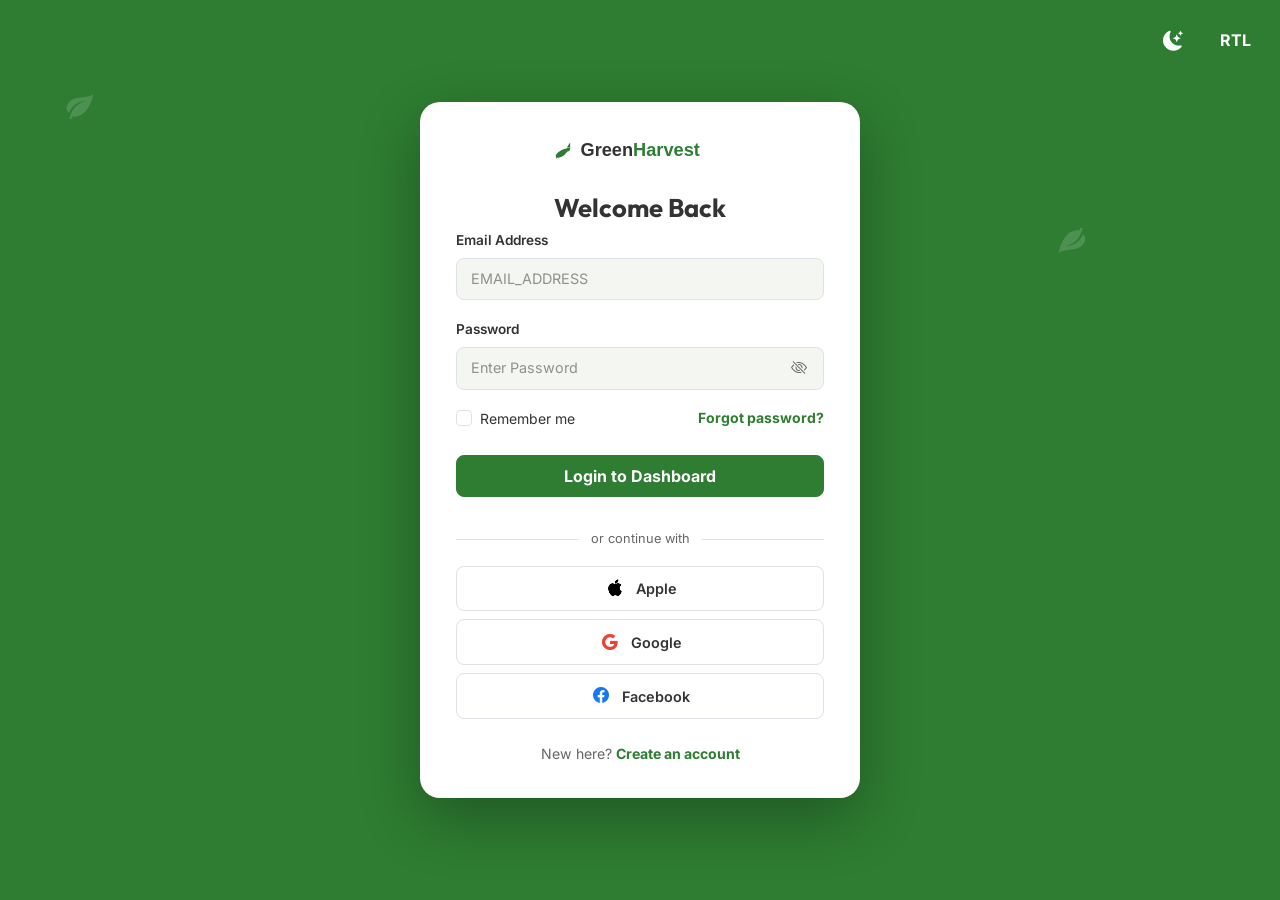
<file: login.html>
<!DOCTYPE html>
<html lang="en" dir="ltr" data-theme="light">

<head>
    <meta charset="UTF-8">
    <meta name="viewport" content="width=device-width, initial-scale=1.0">
    <meta name="description"
        content="Login to GreenHarvest Customer Dashboard. Manage your organic farm subscriptions and orders.">
    <title>Login | GreenHarvest CSA</title>
    <link rel="preconnect" href="https://fonts.googleapis.com">
    <link rel="preconnect" href="https://fonts.gstatic.com" crossorigin>
    <link
        href="https://fonts.googleapis.com/css2?family=Inter:wght@400;500;600&family=Outfit:wght@600;700;800&display=swap"
        rel="stylesheet">
    <link href="https://cdn.jsdelivr.net/npm/bootstrap@5.3.0/dist/css/bootstrap.min.css" rel="stylesheet">
    <link rel="stylesheet" href="https://cdn.jsdelivr.net/npm/bootstrap-icons@1.11.1/font/bootstrap-icons.css">
    <link rel="stylesheet" href="assets/css/style.css">
    <link rel="stylesheet" href="assets/css/rtl.css">
    <link rel="icon" type="image/png" href="assets/images/favicon.png">
    <style>
        html,
        body {
            min-height: 100%;
            background-color: #2E7D32;
        }

        .auth-wrapper {
            display: flex;
            min-height: 100vh;
            align-items: center;
            justify-content: center;
            padding: 1rem;
        }

        /* Centered card */
        .auth-form-panel {
            width: 100%;
            max-width: 440px;
        }

        .auth-form-box {
            background: var(--bg-body);
            border-radius: 20px;
            padding: 2rem 2.25rem;
            box-shadow: 0 20px 60px rgba(0, 0, 0, 0.3);
            width: 100%;
        }

        /* Logo centered at top of card */
        .auth-logo {
            display: flex;
            justify-content: center;
            margin-bottom: 1.5rem;
        }

        .auth-logo img {
            height: var(--logo-height);
            width: auto;
        }

        .auth-form-box h2 {
            font-family: 'Outfit', sans-serif;
            font-size: 1.6rem;
            font-weight: 700;
            color: var(--text-main);
            margin-bottom: 0.2rem;
            text-align: center;
        }

        .auth-form-box .auth-subtitle {
            color: var(--text-muted);
            font-size: 0.88rem;
            margin-bottom: 1.25rem;
            text-align: center;
        }

        /* Social buttons */
        .social-login-btn {
            display: flex;
            align-items: center;
            justify-content: center;
            gap: 10px;
            width: 100%;
            padding: 0.65rem 1rem;
            border-radius: 8px;
            font-weight: 600;
            font-size: 0.9rem;
            border: 1.5px solid var(--border-color);
            background: var(--bg-body);
            color: var(--text-main);
            cursor: pointer;
            transition: all 0.25s ease;
        }

        .social-login-btn:hover {
            background: var(--bg-alt);
            border-color: var(--text-muted);
            transform: translateY(-1px);
        }

        .social-login-btn .social-icon {
            width: 22px;
            height: 22px;
            display: flex;
            align-items: center;
            justify-content: center;
            font-size: 1rem;
        }

        .social-login-btn.google-btn .social-icon {
            color: #ea4335;
        }

        .social-login-btn.facebook-btn .social-icon {
            color: #1877f2;
        }

        /* Divider */
        .auth-divider {
            display: flex;
            align-items: center;
            gap: 12px;
            margin: 1rem 0;
            color: var(--text-muted);
            font-size: 0.8rem;
        }

        .auth-divider::before,
        .auth-divider::after {
            content: '';
            flex: 1;
            height: 1px;
            background: var(--border-color);
        }

        .auth-form-box .form-label {
            font-size: 0.85rem;
            font-weight: 600;
            color: var(--text-main);
            margin-bottom: 0.35rem;
        }

        .auth-form-box .form-control {
            background: var(--bg-alt);
            border: 1.5px solid var(--border-color);
            color: var(--text-main);
            border-radius: 8px;
            padding: 0.6rem 0.9rem;
            font-size: 0.9rem;
        }

        .auth-form-box .form-control:focus {
            background: var(--bg-alt);
            border-color: var(--primary);
            color: var(--text-main);
            box-shadow: 0 0 0 3px rgba(46, 125, 50, 0.15);
        }

        .auth-form-box .form-control::placeholder {
            color: var(--text-muted);
            opacity: 0.7;
        }

        [data-theme="dark"] .auth-form-box .form-control {
            background: #2c2c2c !important;
            border-color: #444 !important;
            color: #f8f9fa !important;
        }

        [data-theme="dark"] .social-login-btn {
            background: #1e1e1e;
            border-color: #444;
            color: #f8f9fa;
        }

        [data-theme="dark"] .social-login-btn:hover {
            background: #2c2c2c;
        }

        /* Theme toggle */
        .auth-theme-toggle {
            position: absolute;
            top: 1.25rem;
            right: 1.5rem;
            z-index: 1060;
            display: flex !important;
            align-items: center;
            gap: 12px;
        }

        .auth-theme-toggle .theme-toggle-btn,
        .auth-theme-toggle .rtl-toggle-btn {
            color: #ffffff;
        }

        .auth-theme-toggle .theme-toggle-btn:hover,
        .auth-theme-toggle .rtl-toggle-btn:hover {
            color: #000;
        }

        @media (max-width: 768px) {
            .auth-theme-toggle {
                top: 1rem;
                right: 1rem;
            }

            .auth-brand-panel {
                display: none;
            }

            .auth-form-panel {
                padding: 3rem 1rem 1rem;
            }

            body,
            html {
                height: auto;
                overflow: auto;
            }

            .auth-wrapper {
                height: auto;
                min-height: 100vh;
                padding: 4rem 1rem 2rem;
            }

            .auth-actions-row {
                flex-direction: column !important;
                align-items: flex-start !important;
                gap: 0.75rem;
            }
        }
    </style>
</head>

<body>

    <!-- Theme Toggle -->
    <div class="auth-theme-toggle">
        <button id="theme-toggle-btn" class="theme-toggle-btn" aria-label="Toggle Theme">
            <i class="bi bi-sun-fill"></i>
            <i class="bi bi-moon-stars-fill"></i>
        </button>
        <button class="rtl-toggle-btn" aria-label="Toggle RTL">RTL</button>
    </div>

    <div class="auth-wrapper position-relative overflow-hidden">
        <!-- Background Decorations -->
        <div class="bg-decoration pos-1 float-leaf" style="color: #fff; opacity: 0.15; z-index: 0;">
            <svg class="decoration-leaf" viewBox="0 0 24 24" fill="currentColor">
                <path
                    d="M17,8C8,10 5.9,16.17 3.82,21.34L5.71,22L6.66,19.7C7.14,19.87 7.64,20 8,20C19,20 22,3 22,3C21,5 14,5.25 9,6.25C4,7.25 2,11.5 2,13.5C2,15.5 3.75,17.25 3.75,17.25C7,8 17,8 17,8Z" />
            </svg>
        </div>
        <div class="bg-decoration pos-4 float-leaf"
            style="color: #fff; opacity: 0.15; z-index: 0; transform: rotate(180deg);">
            <svg class="decoration-leaf" viewBox="0 0 24 24" fill="currentColor">
                <path
                    d="M17,8C8,10 5.9,16.17 3.82,21.34L5.71,22L6.66,19.7C7.14,19.87 7.64,20 8,20C19,20 22,3 22,3C21,5 14,5.25 9,6.25C4,7.25 2,11.5 2,13.5C2,15.5 3.75,17.25 3.75,17.25C7,8 17,8 17,8Z" />
            </svg>
        </div>

        <!-- Centered Form Card -->
        <div class="auth-form-panel" style="z-index: 2;">
            <div class="auth-form-box">

                <!-- Logo centered inside form -->
                <div class="auth-logo">
                    <a href="index.html">
                        <img src="assets/images/logo-dark.svg" alt="GreenHarvest Logo" class="brand-logo logo-on-light">
                        <img src="assets/images/logo-light.svg" alt="GreenHarvest Logo" class="brand-logo logo-on-dark">
                    </a>
                </div>

                <h2>Welcome Back</h2>


                <!-- Login Form -->
                <form class="needs-validation" novalidate>
                    <div class="mb-3">
                        <label class="form-label" for="loginEmail">Email Address</label>
                        <input id="loginEmail" type="email" class="form-control" placeholder="EMAIL_ADDRESS" required>
                        <div class="invalid-feedback">Please enter a valid email address.</div>
                    </div>
                    <div class="mb-3">
                        <label class="form-label" for="loginPassword">Password</label>
                        <div class="input-group">
                            <input id="loginPassword" type="password" class="form-control" placeholder="Enter Password"
                                required>
                            <button class="btn password-toggle" type="button">
                                <i class="bi bi-eye-slash"></i>
                            </button>
                        </div>
                        <div class="invalid-feedback">Please enter your password.</div>
                    </div>

                    <!-- Remember me + Forgot password on same line -->
                    <div class="d-flex justify-content-between align-items-center mb-4 auth-actions-row">
                        <div class="form-check mb-0">
                            <input type="checkbox" class="form-check-input" id="remember">
                            <label class="form-check-label small" for="remember">Remember me</label>
                        </div>
                        <a href="#" class="small text-primary fw-bold text-decoration-none">Forgot password?</a>
                    </div>

                    <button type="submit" class="btn btn-primary w-100 py-2 fw-bold mb-3">Login to Dashboard</button>

                    <div class="auth-divider">or continue with</div>

                    <!-- Social Login - Stacked -->
                    <div class="row g-2 mb-2">
                        <div class="col-12">
                            <button type="button" class="social-login-btn apple-btn">
                                <span class="social-icon"><i class="bi bi-apple"></i></span>
                                Apple
                            </button>
                        </div>
                        <div class="col-12">
                            <button type="button" class="social-login-btn google-btn">
                                <span class="social-icon"><i class="bi bi-google"></i></span>
                                Google
                            </button>
                        </div>
                        <div class="col-12">
                            <button type="button" class="social-login-btn facebook-btn">
                                <span class="social-icon"><i class="bi bi-facebook"></i></span>
                                Facebook
                            </button>
                        </div>
                    </div>

                    <p class="auth-subtitle mt-4 mb-0">New here? <a href="register.html"
                            class="fw-bold text-primary">Create an account</a></p>
                </form>

            </div>
        </div>

    </div>

    <script src="https://cdn.jsdelivr.net/npm/bootstrap@5.3.0/dist/js/bootstrap.bundle.min.js"></script>
    <script src="assets/js/main.js"></script>
</body>

</html>
</file>
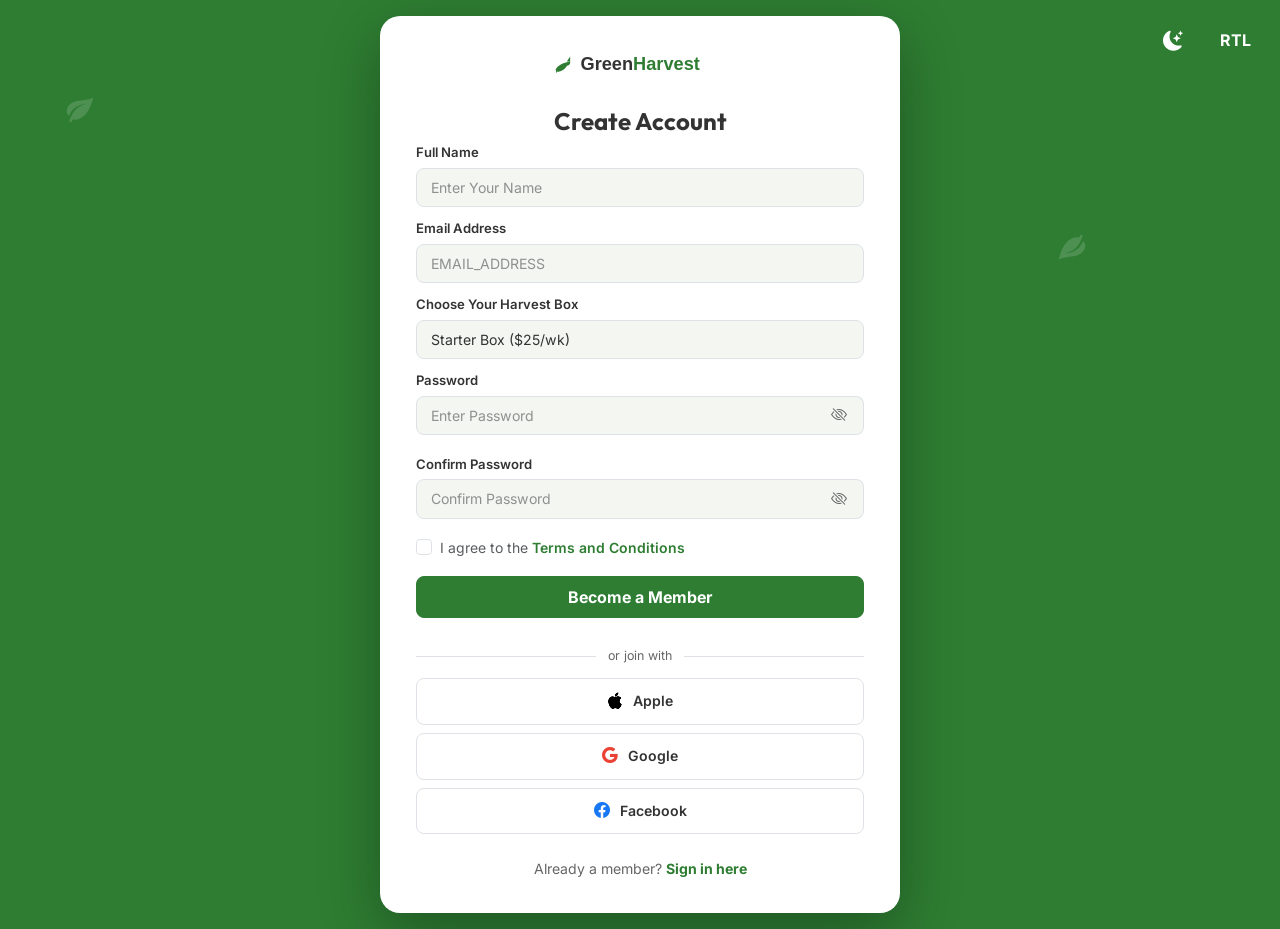
<file: register.html>
<!DOCTYPE html>
<html lang="en" dir="ltr" data-theme="light">

<head>
    <meta charset="UTF-8">
    <meta name="viewport" content="width=device-width, initial-scale=1.0">
    <meta name="description"
        content="Create a GreenHarvest account to join our Organic CSA and start receiving fresh farm harvests.">
    <title>Register | GreenHarvest CSA</title>
    <link rel="preconnect" href="https://fonts.googleapis.com">
    <link rel="preconnect" href="https://fonts.gstatic.com" crossorigin>
    <link
        href="https://fonts.googleapis.com/css2?family=Inter:wght@400;500;600&family=Outfit:wght@600;700;800&display=swap"
        rel="stylesheet">
    <link href="https://cdn.jsdelivr.net/npm/bootstrap@5.3.0/dist/css/bootstrap.min.css" rel="stylesheet">
    <link rel="stylesheet" href="https://cdn.jsdelivr.net/npm/bootstrap-icons@1.11.1/font/bootstrap-icons.css">
    <link rel="stylesheet" href="assets/css/style.css">
    <link rel="stylesheet" href="assets/css/rtl.css">
    <link rel="icon" type="image/png" href="assets/images/favicon.png">
    <style>
        html,
        body {
            min-height: 100%;
            background-color: #2E7D32;
        }

        .auth-wrapper {
            display: flex;
            min-height: 100vh;
            align-items: center;
            justify-content: center;
            padding: 1rem;
        }

        /* Centered card */
        .auth-form-panel {
            width: 100%;
            max-width: 520px;
        }

        .auth-form-box {
            background: var(--bg-body);
            border-radius: 20px;
            padding: 2rem 2.25rem;
            box-shadow: 0 20px 60px rgba(0, 0, 0, 0.3);
            width: 100%;
        }

        /* Logo centered at top of card */
        .auth-logo {
            display: flex;
            justify-content: center;
            margin-bottom: 1.5rem;
        }

        .auth-logo img {
            height: var(--logo-height);
            width: auto;
        }

        .auth-form-box h2 {
            font-family: 'Outfit', sans-serif;
            font-size: 1.5rem;
            font-weight: 700;
            color: var(--text-main);
            margin-bottom: 0.2rem;
            text-align: center;
        }

        .auth-form-box .auth-subtitle {
            color: var(--text-muted);
            font-size: 0.88rem;
            margin-bottom: 1.1rem;
            text-align: center;
        }

        /* Social buttons */
        .social-login-btn {
            display: flex;
            align-items: center;
            justify-content: center;
            gap: 10px;
            width: 100%;
            padding: 0.6rem 1rem;
            border-radius: 8px;
            font-weight: 600;
            font-size: 0.88rem;
            border: 1.5px solid var(--border-color);
            background: var(--bg-body);
            color: var(--text-main);
            cursor: pointer;
            transition: all 0.25s ease;
        }

        .social-login-btn:hover {
            background: var(--bg-alt);
            border-color: var(--text-muted);
            transform: translateY(-1px);
        }

        .social-login-btn .social-icon {
            display: flex;
            align-items: center;
            justify-content: center;
            font-size: 1rem;
        }

        .social-login-btn.google-btn .social-icon {
            color: #ea4335;
        }

        .social-login-btn.facebook-btn .social-icon {
            color: #1877f2;
        }

        /* Divider */
        .auth-divider {
            display: flex;
            align-items: center;
            gap: 12px;
            margin: 0.75rem 0;
            color: var(--text-muted);
            font-size: 0.78rem;
        }

        .auth-divider::before,
        .auth-divider::after {
            content: '';
            flex: 1;
            height: 1px;
            background: var(--border-color);
        }

        .auth-form-box .form-label {
            font-size: 0.82rem;
            font-weight: 600;
            color: var(--text-main);
            margin-bottom: 0.3rem;
        }

        .auth-form-box .form-control,
        .auth-form-box .form-select {
            background: var(--bg-alt);
            border: 1.5px solid var(--border-color);
            color: var(--text-main);
            border-radius: 8px;
            padding: 0.5rem 0.85rem;
            font-size: 0.88rem;
        }

        .auth-form-box .form-control:focus,
        .auth-form-box .form-select:focus {
            background: var(--bg-alt);
            border-color: var(--primary);
            color: var(--text-main);
            box-shadow: 0 0 0 3px rgba(46, 125, 50, 0.15);
        }

        .auth-form-box .form-control::placeholder {
            color: var(--text-muted);
            opacity: 0.7;
        }

        [data-theme="dark"] .auth-form-box .form-control,
        [data-theme="dark"] .auth-form-box .form-select {
            background: #2c2c2c !important;
            border-color: #444 !important;
            color: #f8f9fa !important;
        }

        [data-theme="dark"] .social-login-btn {
            background: #1e1e1e;
            border-color: #444;
            color: #f8f9fa;
        }

        [data-theme="dark"] .social-login-btn:hover {
            background: #2c2c2c;
        }

        .auth-theme-toggle {
            position: absolute;
            top: 1.25rem;
            right: 1.5rem;
            z-index: 1060;
            display: flex !important;
            align-items: center;
            gap: 12px;
        }

        .auth-theme-toggle .theme-toggle-btn,
        .auth-theme-toggle .rtl-toggle-btn {
            color: #ffffff;
        }

        .auth-theme-toggle .theme-toggle-btn:hover,
        .auth-theme-toggle .rtl-toggle-btn:hover {
            color: #0000;
        }

        @media (max-width: 768px) {
            .auth-theme-toggle {
                top: 1rem;
                right: 1rem;
            }

            .auth-brand-panel {
                display: none;
            }

            .auth-form-panel {
                padding: 3rem 1rem 1rem;
            }

            body,
            html {
                height: auto;
                overflow: auto;
            }

            .auth-wrapper {
                height: auto;
                min-height: 100vh;
                padding: 4rem 1rem 2rem;
            }
        }
    </style>
</head>

<body>

    <!-- Theme Toggle -->
    <div class="auth-theme-toggle">
        <button id="theme-toggle-btn" class="theme-toggle-btn" aria-label="Toggle Theme">
            <i class="bi bi-sun-fill"></i>
            <i class="bi bi-moon-stars-fill"></i>
        </button>
        <button class="rtl-toggle-btn" aria-label="Toggle RTL">RTL</button>
    </div>

    <div class="auth-wrapper position-relative overflow-hidden">

        <!-- Background Decorations -->
        <div class="bg-decoration pos-1 float-leaf" style="color: #fff; opacity: 0.15; z-index: 0;">
            <svg class="decoration-leaf" viewBox="0 0 24 24" fill="currentColor">
                <path
                    d="M17,8C8,10 5.9,16.17 3.82,21.34L5.71,22L6.66,19.7C7.14,19.87 7.64,20 8,20C19,20 22,3 22,3C21,5 14,5.25 9,6.25C4,7.25 2,11.5 2,13.5C2,15.5 3.75,17.25 3.75,17.25C7,8 17,8 17,8Z" />
            </svg>
        </div>
        <div class="bg-decoration pos-4 float-leaf"
            style="color: #fff; opacity: 0.15; z-index: 0; transform: rotate(180deg);">
            <svg class="decoration-leaf" viewBox="0 0 24 24" fill="currentColor">
                <path
                    d="M17,8C8,10 5.9,16.17 3.82,21.34L5.71,22L6.66,19.7C7.14,19.87 7.64,20 8,20C19,20 22,3 22,3C21,5 14,5.25 9,6.25C4,7.25 2,11.5 2,13.5C2,15.5 3.75,17.25 3.75,17.25C7,8 17,8 17,8Z" />
            </svg>
        </div>

        <!-- Centered Form Card -->
        <div class="auth-form-panel" style="z-index: 2;">
            <div class="auth-form-box">

                <!-- Logo centered inside form -->
                <div class="auth-logo">
                    <a href="index.html">
                        <img src="assets/images/logo-dark.svg" alt="GreenHarvest Logo" class="brand-logo logo-on-light">
                        <img src="assets/images/logo-light.svg" alt="GreenHarvest Logo" class="brand-logo logo-on-dark">
                    </a>
                </div>

                <h2>Create Account</h2>

                <!-- Register Form -->
                <form class="needs-validation" novalidate>
                    <div class="mb-2">
                        <label class="form-label" for="regName">Full Name</label>
                        <input id="regName" type="text" class="form-control" placeholder="Enter Your Name" required>
                        <div class="invalid-feedback">Full name is required.</div>
                    </div>
                    <div class="mb-2">
                        <label class="form-label" for="regEmail">Email Address</label>
                        <input id="regEmail" type="email" class="form-control" placeholder="EMAIL_ADDRESS" required>
                        <div class="invalid-feedback">Please provide a valid email.</div>
                    </div>
                    <div class="mb-2">
                        <label class="form-label" for="regBox">Choose Your Harvest Box</label>
                        <select id="regBox" class="form-select">
                            <option value="starter">Starter Box ($25/wk)</option>
                            <option value="bounty">Family Bounty ($45/wk)</option>
                            <option value="premium">Premium Farm Feast ($75/wk)</option>
                        </select>
                    </div>
                    <div class="mb-3">
                        <label class="form-label" for="regPass">Password</label>
                        <div class="input-group">
                            <input id="regPass" type="password" class="form-control" placeholder="Enter Password"
                                required minlength="8">
                            <button class="btn password-toggle" type="button">
                                <i class="bi bi-eye-slash"></i>
                            </button>
                        </div>
                        <div class="invalid-feedback">At least 8 characters.</div>
                    </div>
                    <div class="mb-3">
                        <label class="form-label" for="regPass">Confirm Password</label>
                        <div class="input-group">
                            <input id="regPass" type="password" class="form-control" placeholder="Confirm Password"
                                required minlength="8">
                            <button class="btn password-toggle" type="button">
                                <i class="bi bi-eye-slash"></i>
                            </button>
                        </div>
                        <div class="invalid-feedback">At least 8 characters.</div>
                    </div>
                    <div class="mb-3 form-check">
                        <input type="checkbox" class="form-check-input" id="termsCheck" required>
                        <label class="form-check-label small text-muted" for="termsCheck">I agree to the <a href="#"
                                class="text-primary fw-semibold">Terms and Conditions</a></label>
                        <div class="invalid-feedback">You must agree before submitting.</div>
                    </div>
                    <button type="submit" class="btn btn-primary w-100 py-2 fw-bold mb-3">Become a Member</button>

                    <div class="auth-divider">or join with</div>

                    <!-- Social Signup - Stacked -->
                    <div class="row g-2 mb-1">
                        <div class="col-12">
                            <button type="button" class="social-login-btn apple-btn">
                                <span class="social-icon"><i class="bi bi-apple"></i></span>
                                Apple
                            </button>
                        </div>
                        <div class="col-12">
                            <button type="button" class="social-login-btn google-btn">
                                <span class="social-icon"><i class="bi bi-google"></i></span>
                                Google
                            </button>
                        </div>
                        <div class="col-12">
                            <button type="button" class="social-login-btn facebook-btn">
                                <span class="social-icon"><i class="bi bi-facebook"></i></span>
                                Facebook
                            </button>
                        </div>
                    </div>

                    <p class="auth-subtitle mt-4 mb-0">Already a member? <a href="login.html"
                            class="fw-bold text-primary">Sign in here</a></p>
                </form>

            </div>
        </div>

    </div>

    <script src="https://cdn.jsdelivr.net/npm/bootstrap@5.3.0/dist/js/bootstrap.bundle.min.js"></script>
    <script src="assets/js/main.js"></script>
</body>

</html>
</file>
<file: assets/css/style.css>
/* 
   LOCAL FARM & CSA WEBSITE - PREMIUM TEMPLATE
   1. Variables
   2. Reset
   3. Typography
   4. Layout
   5. Components
   6. Sections
   7. Utilities
   8. Dark mode
*/

:root {
    /* Brand Colors */
    --primary: #2e7d32;
    --primary-rgb: 46, 125, 50;
    --secondary: #8bc34a;
    --secondary-rgb: 139, 195, 74;
    --accent: #2e7d32;
    --thm-base: #2e7d32;
    --accent-rgb: 46, 125, 50;

    /* Neutrals - Light Mode */
    --bg-body: #ffffff;
    --bg-alt: #f4f7f1;
    /* Soft Agricultural Mint */
    --bg-card: #ffffff;
    --text-main: #333333;
    --text-muted: #666666;
    --border-color: #dee2e6;
    --nav-bg: #ffffff;
    --footer-bg: #f8f9fa;

    /* Spacing 8px scale */
    --s-1: 0.5rem;
    --s-2: 1rem;
    --s-3: 1.5rem;
    --s-4: 2rem;
    --s-5: 3rem;
    --s-6: 4rem;

    /* Custom Breakpoint Markers (for reference & variables) */
    --breakpoint-mobile: 640px;
    --breakpoint-tablet: 1024px;
    --breakpoint-desktop: 1280px;

    /* Logo Sizes */
    --logo-height: 35px;
    --logo-height-mobile: 30px;

    /* Shadows */
    --shadow-sm: 0 .125rem .25rem rgba(0, 0, 0, .075);
    --shadow: 0 .5rem 1rem rgba(0, 0, 0, .15);
    --shadow-lg: 0 1rem 3rem rgba(0, 0, 0, .175);

    /* Transitions */
    --transition: all 0.3s cubic-bezier(0.4, 0, 0.2, 1);
}

[data-theme="dark"] {
    --bg-body: #121212;
    --bg-card: #1e1e1e;
    --bg-alt: #1a1a1a;
    /* Darker bg-alt for better contrast in dashboard */
    --text-main: #f8f9fa;
    --text-muted: #adb5bd;
    --border-color: #333333;
    /* Subtler border */
    --nav-bg: #121212;
    --footer-bg: #121212;
    --shadow: 0 .5rem 1rem rgba(0, 0, 0, 0.5);
}

/* Global Bootstrap Overrides - Brand Primary */
.btn-primary {
    background-color: var(--primary) !important;
    border-color: var(--primary) !important;
    color: #fff !important;
}

.btn-primary:hover,
.btn-primary:focus,
.btn-primary:active {
    background-color: #1b5e20 !important;
    /* Darker green for hover */
    border-color: #1b5e20 !important;
    box-shadow: 0 0 0 0.25rem rgba(46, 125, 50, 0.25) !important;
}

.btn-outline-primary {
    color: var(--primary) !important;
    border-color: var(--primary) !important;
}

.btn-outline-primary:hover,
.btn-outline-primary:active {
    background-color: var(--primary) !important;
    border-color: var(--primary) !important;
    color: #fff !important;
}

.text-primary {
    color: var(--primary) !important;
}

.bg-primary {
    background-color: var(--primary) !important;
}

.border-primary {
    border-color: var(--primary) !important;
}

.form-check-input:checked {
    background-color: var(--primary) !important;
    border-color: var(--primary) !important;
}

[data-theme="dark"] p {
    color: var(--text-main) !important;
}

[data-theme="dark"] .text-muted {
    color: var(--text-muted) !important;
}

/* Dark Mode Form & Component Improvements */
[data-theme="dark"] .form-control,
[data-theme="dark"] .form-select {
    background-color: #2c2c2c !important;
    border-color: #444 !important;
    color: #f8f9fa !important;
}

[data-theme="dark"] .form-control::placeholder {
    color: #adb5bd !important;
    opacity: 0.6;
}

[data-theme="dark"] .card-premium.bg-white,
[data-theme="dark"] .bg-white,
[data-theme="dark"] .bg-light,
[data-theme="dark"] .bg-light-alt {
    background-color: var(--bg-card) !important;
    color: var(--text-main) !important;
}

[data-theme="dark"] .bg-body {
    background-color: var(--bg-body) !important;
}

[data-theme="dark"] .bg-alt {
    background-color: var(--bg-alt) !important;
}

/* Dashboard Specific Dark Mode Fixes */
[data-theme="dark"] .dashboard-header,
[data-theme="dark"] .sidebar {
    background-color: var(--bg-card) !important;
    border-color: var(--border-color) !important;
}

[data-theme="dark"] .table-light {
    --bs-table-bg: #222222 !important;
    --bs-table-color: var(--text-main) !important;
    border-color: var(--border-color) !important;
}

[data-theme="dark"] .table {
    --bs-table-bg: #1e1e1e !important;
    --bs-table-striped-bg: #252525 !important;
    --bs-table-active-bg: #2c2c2c !important;
    --bs-table-hover-bg: #323232 !important;
    --bs-table-color: var(--text-main) !important;
    --bs-table-border-color: var(--border-color) !important;
    color: var(--text-main) !important;
}

[data-theme="dark"] .table-light {
    --bs-table-bg: #2c2c2c !important;
    --bs-table-color: var(--text-main) !important;
    border-color: var(--border-color) !important;
}

[data-theme="dark"] .table tr,
[data-theme="dark"] .table td,
[data-theme="dark"] .table th {
    background-color: transparent !important;
    color: inherit !important;
}

[data-theme="dark"] .table-hover tbody tr:hover>* {
    background-color: rgba(255, 255, 255, 0.08) !important;
}

[data-theme="dark"] .bg-light-primary {
    background-color: rgba(46, 125, 50, 0.15) !important;
    border-color: var(--primary) !important;
}

[data-theme="dark"] .offcanvas {
    background-color: var(--bg-body) !important;
    color: var(--text-main) !important;
}

/* Ensure all links in dark mode are readable */
[data-theme="dark"] a:not(.btn):not(.nav-link) {
    color: #8bc34a;
}

[data-theme="dark"] .text-dark {
    color: var(--text-main) !important;
}

[data-theme="dark"] .icon-box-circle,
[data-theme="dark"] .nav-icon-circle {
    background-color: #2c2c2c !important;
}

[data-theme="dark"] .dropdown-menu {
    background-color: var(--bg-card) !important;
    border: 1px solid var(--border-color) !important;
    box-shadow: var(--shadow-lg) !important;
}

[data-theme="dark"] .dropdown-menu .dropdown-item:hover {
    background-color: rgba(255, 255, 255, 0.05) !important;
    color: var(--primary) !important;
}

[data-theme="dark"] .breadcrumb-item+.breadcrumb-item::before {
    color: var(--text-muted);
}

/* Logo Theme Switching */
.logo-on-dark {
    display: none !important;
}

[data-theme="dark"] .logo-on-light {
    display: none !important;
}

[data-theme="dark"] .logo-on-dark {
    display: block !important;
}

/* Standardized Brand Logo */
.brand-logo {
    height: var(--logo-height);
    width: auto;
    transition: var(--transition);
}

@media (max-width: 639.98px) {
    .brand-logo {
        height: var(--logo-height-mobile);
    }
}

/* Custom Responsive Breakpoints Layout Helpers */

.show-on-desktop {
    display: none !important;
}

.show-on-mobile {
    display: block !important;
}

/* 1. Mobile (< 640px) */
@media (max-width: 639.98px) {
    .hide-on-mobile {
        display: none !important;
    }
}

/* 2. Tablet (640px - 1024px) */
@media (min-width: 640px) and (max-width: 1023.98px) {
    .hide-on-tablet {
        display: none !important;
    }
}

/* 3. Desktop (1024px - 1280px) & Large (> 1280px) */
@media (min-width: 1024px) {
    .hide-on-desktop {
        display: none !important;
    }

    .show-on-desktop {
        display: inline-flex !important;
    }

    .show-on-mobile {
        display: none !important;
    }
}


/* Full View Offcanvas Mobile Menu */
.offcanvas.mobile-nav-offcanvas {
    width: 100vw;
    background-color: var(--nav-bg);
    border-left: none;
}

.dropdown-menu .dropdown-item {
    color: var(--text-main) !important;
}

/* Home Dropdown Active State - Text Color Only, No Background */
.dropdown-menu .dropdown-item.active {
    background-color: transparent !important;
    color: var(--primary) !important;
    font-weight: 600;
}

.dropdown-menu .dropdown-item:hover {
    background-color: var(--bg-alt);
    color: var(--primary);
}

/* Home Dropdown Click Trigger Support */
@media (min-width: 992px) {

    /* Disable hover opening for click-triggered dropdowns */
    .navbar .nav-item.dropdown.click-triggered:hover .dropdown-menu {
        display: none !important;
        visibility: hidden !important;
        opacity: 0 !important;
    }

    /* Allow Bootstrap .show class to override */
    .navbar .nav-item.dropdown.click-triggered.show .dropdown-menu,
    .navbar .nav-item.dropdown.click-triggered .dropdown-menu.show {
        display: block !important;
        visibility: visible !important;
        opacity: 1 !important;
        z-index: 9999 !important;
        animation: fadeDropdown 0.3s ease forwards;
    }

    [data-theme="dark"] .hero-wave-path {
        fill: var(--bg-body) !important;
    }

    .hero-wave {
        color: var(--bg-body);
    }
}


@media (min-width: 1024px) {
    .offcanvas.mobile-nav-offcanvas {
        display: none !important;
    }
}


[data-theme="dark"] .btn-close {
    filter: invert(1) grayscale(100%) brightness(200%);
}

.offcanvas-header .btn-close {
    padding: 0.75rem;
    border-radius: 50%;
    opacity: 1;
    transition: var(--transition);
}

.offcanvas-header .btn-close:hover {
    background-color: var(--primary);
    filter: invert(1) brightness(2);
}

.offcanvas-body .nav-link {
    font-size: 1.1rem;
    font-weight: 500;
    padding: 1.25rem 0 !important;
    border-bottom: 1px solid var(--border-color);
    color: var(--text-main);
    display: flex !important;
    justify-content: center !important;
    align-items: center !important;
    text-align: center !important;
    width: 100%;
}

.mobile-nav-offcanvas .offcanvas-body {
    padding: 2.5rem 2rem;
    display: flex;
    flex-direction: column;
    align-items: center;
}

.mobile-nav-offcanvas .nav {
    width: 100% !important;
    padding-left: 0 !important;
    margin-left: 0 !important;
    align-items: center !important;
}

.offcanvas-body .nav-link:hover {
    color: var(--primary);
    padding-left: 0 !important;
    /* Force center on hover too */
}

.offcanvas-body .nav-link.active {
    color: var(--primary);
}

/* Ensure the navbar uses our custom Tablet breakpoint for the hamburger */
@media (max-width: 1023.98px) {

    .navbar-expand-lg .navbar-nav,
    .navbar-expand-lg .navbar-collapse {
        display: none !important;
        /* Hide standard links on Tablet and Mobile */
    }

    .navbar-expand-lg .navbar-toggler {
        display: block !important;
        /* Force show toggler below 1024px */
    }

    [data-theme="dark"] .navbar-toggler i {
        color: #fff !important;
    }
}

@media (min-width: 1024px) {
    .navbar-expand-lg .navbar-toggler {
        display: none !important;
        /* Force hide toggler above 1024px */
    }

    .navbar-expand-lg .navbar-collapse {
        display: flex !important;
        /* Force show desktop menu above 1024px */
    }
}



/* 2. Reset & Base */
* {
    margin: 0;
    padding: 0;
    box-sizing: border-box;
}

body {
    font-family: 'Inter', sans-serif;
    background-color: var(--bg-body);
    color: var(--text-main);
    line-height: 1.6;
    overflow-x: hidden;
    transition: background-color 0.3s ease;
}

h1,
h2,
h3,
h4,
h5,
h6 {
    font-family: 'Outfit', sans-serif;
    font-weight: 700;
    color: var(--text-main);
}

a {
    text-decoration: none;
    color: inherit;
    transition: var(--transition);
}

/* 3. Typography */
.display-large {
    font-size: 3.5rem;
    line-height: 1.1;
}

.display-medium {
    font-size: 2.75rem;
    line-height: 1.2;
}

.section-title {
    font-size: 2.25rem;
    margin-bottom: var(--s-3);
    position: relative;
}

.section-title::after {
    content: '';
    display: block;
    width: 60px;
    height: 4px;
    background: var(--primary);
    margin: 1rem auto 0;
}

.section-title-start::after {
    margin-left: 0 !important;
}

/* 4. Layout */
.container {
    max-width: 1280px;
    margin: 0 auto;
    padding: 0 var(--s-2);
}

.section-padding {
    padding: var(--s-6) 0;
}

.btn:focus,
.form-control:focus,
.navbar-toggler:focus {
    box-shadow: 0 0 0 0.25rem rgba(46, 125, 50, 0.25) !important;
    border-color: var(--primary) !important;
    outline: none !important;
}

/* 5. Components */
.btn {
    display: inline-flex;
    align-items: center;
    justify-content: center;
    padding: 0.75rem 1.5rem;
    border-radius: 8px;
    font-weight: 600;
    transition: all 0.4s cubic-bezier(0.165, 0.84, 0.44, 1);
    position: relative;
    overflow: hidden;
    z-index: 1;
}

.btn-primary {
    background-color: var(--primary);
    border-color: var(--primary);
    color: #fff;
}

.btn-primary:hover {
    background-color: #1b5e20;
    border-color: #1b5e20;
    transform: translateY(-3px);
    box-shadow: 0 5px 15px rgba(46, 125, 50, 0.3);
}

.btn::after {
    content: "";
    background: var(--thm-base);
    opacity: 0.15;
    width: 0;
    height: 100%;
    position: absolute;
    top: 0;
    left: 0;
    transition: all 0.4s ease-in-out;
    z-index: -1;
    transform: none;
}

.btn:hover::after {
    width: 100%;
}

.btn-secondary {
    background-color: var(--secondary);
    border-color: var(--secondary);
    color: #fff;
    padding: 0.75rem 1.5rem;
    border-radius: 8px;
    font-weight: 600;
    transition: all 0.4s cubic-bezier(0.165, 0.84, 0.44, 1);
}

.btn-secondary:hover {
    filter: brightness(1.1);
    transform: translateY(-3px);
    box-shadow: 0 5px 15px rgba(46, 125, 50, 0.2);
}

.card-premium {
    background: var(--bg-card);
    border: 1px solid var(--border-color);
    border-radius: 16px;
    padding: var(--s-3);
    transition: var(--transition);
    height: 100%;
}

.card-premium:hover {
    transform: translateY(-10px);
    box-shadow: var(--shadow);
}

/* Feature Card Modern (New) */
.feature-card-modern {
    background: var(--bg-card);
    border: 1px solid var(--border-color);
    border-radius: 12px;
    overflow: hidden;
    height: 100%;
    transition: var(--transition);
    display: flex;
    flex-direction: column;
}

.feature-card-modern:hover {
    transform: translateY(-10px);
    box-shadow: 0 15px 30px rgba(0, 0, 0, 0.1);
}

/* Blog Card Body Flex for read-more alignment */
.blog-card-body {
    display: flex;
    flex-direction: column;
    height: 100%;
}

.card-header {
    background: rgba(46, 125, 50, 0.4);
    padding: 1.5rem;
    border-bottom: 2px solid #eee;
    text-align: center;
}

.feature-card-modern .card-header h3 {
    margin: 0;
    font-size: 1.25rem;
    font-weight: 700;
    color: inherit;
}

.feature-card-modern .card-body {
    padding: 2.5rem 1.5rem;
    text-align: center;
    flex-grow: 1;
    display: flex;
    flex-direction: column;
    align-items: center;
    color: var(--text-main);
}

.feature-card-modern .icon-box {
    position: relative;
    width: 80px;
    height: 80px;
    background: #2E7D32;
    border-radius: 50%;
    display: flex;
    align-items: center;
    justify-content: center;
    margin-bottom: 1.5rem;
    font-size: 2rem;
    color: #ffffff;
    z-index: 1;
}

.feature-card-modern .icon-box::before {
    content: '';
    position: absolute;
    top: -8px;
    left: -8px;
    right: -8px;
    bottom: -8px;
    border: 3px solid #2E7D32;
    border-radius: 50%;
    clip-path: polygon(0 0, 100% 0, 100% 50%, 0 50%);
}

.feature-card-modern p {
    color: var(--text-muted);
    font-size: 0.95rem;
    line-height: 1.7;
    margin-bottom: 1.5rem;
}

.feature-card-modern .read-more {
    margin-top: auto;
    color: #1a1a1a;
    font-weight: 700;
    font-size: 0.95rem;
    display: flex;
    align-items: center;
    gap: 10px;
    transition: var(--transition);
}

.feature-card-modern .read-more i {
    color: #ffcc4d;
    font-size: 1.2rem;
}

.feature-card-modern .read-more:hover {
    color: var(--primary);
}

/* Navbar & Top Bar */
.top-bar {
    font-size: 0.85rem;
    color: #fff;
    overflow: hidden;
    background: #1a1a1a;
}

.top-bar-left {
    padding: 12px 0;
}

.top-bar-right {
    background: var(--primary);
    position: relative;
    padding: 12px 40px;
    z-index: 1;
    display: flex;
    justify-content: flex-end;
    align-items: center;
}

.top-bar-right::before {
    content: '';
    position: absolute;
    top: 0;
    left: -20px;
    width: 40px;
    height: 100%;
    background: var(--primary);
    transform: skewX(-20deg);
    z-index: -1;
}


.top-bar-right a {
    color: #fff;
    margin-inline-start: 18px;
    /* Use logical property */
    font-size: 0.9rem;
    position: relative;
    display: inline-block;
    transition: var(--transition);
    background: #000;
    border-radius: 50%;
    width: 35px;
    height: 35px;
    text-align: center;
    line-height: 35px;
}

.top-bar-right a:hover {
    color: var(--primary) !important;
}



.navbar-custom {
    background: var(--nav-bg);
    color: var(--text-main);
    border-bottom: 1px solid var(--border-color);
    padding: 12px 0;
    transition: var(--transition);
}

.navbar-custom .navbar-brand span {
    color: #fff !important;
}

.navbar-custom .nav-link {
    color: var(--text-main) !important;
    font-weight: 500;
    text-transform: capitalize;
    transition: var(--transition);
    padding: 0.5rem 15px !important;
}

.navbar-custom .nav-link:hover,
.navbar-custom .nav-link.active {
    color: var(--primary) !important;
}

.navbar-custom .nav-link i.bi-chevron-down {
    font-size: 0.7rem;
    margin-inline-start: 5px;
}

/* Navbar Responsiveness for 1024px - 1280px */
@media (min-width: 992px) and (max-width: 1280px) {
    .navbar-custom .nav-link {
        padding: 0.5rem 6px !important;
        font-size: 0.9rem;
    }

    .navbar-nav .nav-item.mx-2 {
        margin-left: 0.15rem !important;
        margin-right: 0.15rem !important;
    }

    .nav-icon-circle {
        margin-inline-start: 6px;
        width: 36px;
        height: 36px;
        font-size: 1rem;
    }

    .theme-toggle-btn,
    .rtl-toggle-btn {
        margin-inline-start: 4px;
        font-size: 1rem;
    }

    .navbar-custom .btn-primary.show-on-desktop {
        margin-inline-start: 6px !important;
        padding-left: 10px !important;
        padding-right: 10px !important;
        width: 36px;
        height: 36px;
        padding: 0 !important;
    }

    .navbar-brand .brand-logo {
        height: 30px;
    }

    .navbar-custom .container {
        max-width: 940px !important;
        padding-left: 20px !important;
        padding-right: 20px !important;
    }

    .nav-icon-circle:last-child {
        margin-inline-end: 10px;
    }

    .navbar-nav .nav-link {
        padding: 0.5rem 4px !important;
    }
}

/* Dropdown Hover Animation */
@media all and (min-width: 992px) {
    .navbar .nav-item .dropdown-menu {
        display: none;
        margin-top: 0;
    }

    .navbar .dropdown-menu {
        margin-top: 0;
    }

    .navbar .nav-item.dropdown:not(.click-triggered):hover .dropdown-menu {
        display: block;
        animation: fadeDropdown 0.3s ease forwards;
    }
}

@keyframes fadeDropdown {
    from {
        opacity: 0;
        transform: translateY(10px);
    }

    to {
        opacity: 1;
        transform: translateY(0);
    }
}

/* Dropdown Item Overrides */
.dropdown-item.active,
.dropdown-item:active {
    background-color: var(--primary) !important;
    color: #fff !important;
}

.dropdown-item:hover {
    background-color: rgba(46, 125, 50, 0.1) !important;
    color: var(--primary) !important;
}

.nav-icon-circle {
    width: 42px;
    height: 42px;
    background: #fff;
    border-radius: 50%;
    display: flex;
    align-items: center;
    justify-content: center;
    color: var(--primary);
    font-size: 1.1rem;
    transition: var(--transition);
    margin-inline-start: 12px;
}

@media (max-width: 1023.98px) {
    .nav-icon-circle {
        width: 36px;
        height: 36px;
        margin-inline-start: 10px !important;
    }

    /* Offcanvas Menu Adjustments */
    .mobile-nav-offcanvas .offcanvas-body {
        display: flex;
        flex-direction: column;
    }

    .mobile-nav-offcanvas .nav {
        flex: 1;
    }

    .offcanvas-actions {
        display: flex;
        align-items: center;
        justify-content: center;
        gap: 1.5rem;
        padding: 1.5rem;
        border-top: 1px solid var(--border-color);
        margin-top: 2rem;
    }

    /* Mobile Hero Spacing */
    .hero-section {
        padding-top: 140px !important;
        /* Adjusting for sticky header + breathing room */
        padding-bottom: 80px !important;
        min-height: auto !important;
        /* Allow content to dictate height on mobile */
    }

    .offcanvas-body .btn,
    .mobile-nav-offcanvas .nav-link {
        height: 50px !important;
        font-weight: 700;
        font-size: 0.95rem;
        display: flex !important;
        align-items: center;
        width: 100%;
        padding: 0 25px !important;
        margin-bottom: 5px;
        border-radius: 12px;
        transition: all 0.2s;
    }

    .offcanvas-body .btn {
        justify-content: center;
    }

    .mobile-nav-offcanvas .nav-link {
        color: var(--text-main);
        justify-content: flex-start;
    }

    .mobile-nav-offcanvas .nav-link.active {
        background: transparent !important;
        color: var(--primary) !important;
        font-weight: 800;
    }

    /* Auth Toggles Alignment */
    .auth-theme-toggle {
        display: flex !important;
        align-items: center;
        gap: 10px;
    }
}

.nav-icon-circle:hover {
    background: var(--primary);
    color: #fff;
}

.navbar-sticky {
    position: fixed;
    top: 0;
    width: 100%;
    z-index: 1030;
    box-shadow: var(--shadow);
}

/* Footer */
footer {
    background: var(--footer-bg) !important;
    padding: var(--s-5) 0 var(--s-2);
    border-top: 1px solid var(--border-color);
    color: var(--text-main);
    transition: var(--transition);
}

footer h5 {
    color: var(--text-main) !important;
}

footer .text-muted {
    color: var(--text-muted) !important;
}

footer a {
    color: var(--text-muted) !important;
}

footer a:hover {
    color: var(--primary) !important;
    font-weight: 700;
}

/* Footer Social Icons Enhancement */
.footer-social-icons a {
    display: inline-flex;
    align-items: center;
    justify-content: center;
    width: 40px;
    height: 40px;
    background-color: var(--bg-alt);
    border-radius: 50%;
    color: var(--text-main) !important;
    transition: var(--transition);
    font-size: 1.1rem;
    margin-right: 12px;
}

.footer-social-icons a:last-child {
    margin-right: 0;
}

.footer-social-icons a:hover {
    background-color: var(--primary) !important;
    color: #ffffff !important;
    transform: translateY(-5px) rotate(8deg);
    box-shadow: 0 5px 15px rgba(46, 125, 50, 0.3);
}

[data-theme="dark"] .footer-social-icons a {
    background-color: #2c2c2c;
}

footer hr {
    background-color: rgba(255, 255, 255, 0.1);
    opacity: 1;
}

/* Utilities */
.text-primary {
    color: var(--primary) !important;
}

.bg-light-primary {
    background-color: rgba(46, 125, 50, 0.1) !important;
}

.text-secondary {
    color: var(--secondary) !important;
}

.bg-primary {
    background-color: var(--primary) !important;
}

.bg-secondary {
    background-color: var(--secondary) !important;
}

.bg-accent {
    background-color: var(--accent) !important;
}

.bg-light-alt {
    background-color: var(--bg-alt) !important;
}

.bg-alt {
    background-color: var(--bg-alt) !important;
}

/* 8. Animations */
[data-aos] {
    opacity: 0;
    transition: opacity 0.8s ease, transform 0.8s ease;
}

[data-aos="fade-up"] {
    transform: translateY(30px);
}

.aos-animate {
    opacity: 1;
    transform: translate(0);
}

/* Touch Targets for Mobile */
/* Hero Section Heading */
.hero-section h1,
.hero-section h2,
.hero-section .display-large {
    color: #ffffff !important;
}

/* Back to Top */
#back-to-top {
    position: fixed;
    bottom: 30px;
    right: 30px;
    width: 50px;
    height: 50px;
    background: var(--primary);
    color: #fff;
    border-radius: 50%;
    display: flex;
    align-items: center;
    justify-content: center;
    font-size: 1.5rem;
    cursor: pointer;
    opacity: 0;
    visibility: hidden;
    transition: all 0.4s ease;
    z-index: 1000;
    box-shadow: 0 4px 15px rgba(0, 0, 0, 0.2);
}

/* Responsive Table Spacing */
@media (max-width: 767.98px) {
    .table-responsive .table {
        min-width: 600px;
        /* Force minimum width to prevent squashing */
    }

    .table th,
    .table td {
        padding: 1.25rem 1rem !important;
        /* Increased breathing room */
        vertical-align: middle;
    }
}

#back-to-top.show {
    opacity: 1;
    visibility: visible;
}

#back-to-top:hover {
    background: #1b5e20;
    transform: translateY(-5px);
}

/* Theme & RTL Toggle Icons */
.theme-toggle-btn,
.rtl-toggle-btn {
    background: none;
    border: none;
    color: var(--text-main);
    font-size: 1.25rem;
    cursor: pointer;
    padding: 5px;
    display: flex;
    align-items: center;
    justify-content: center;
    transition: var(--transition);
    margin-left: 15px;
}


.theme-toggle-btn:hover,
.rtl-toggle-btn:hover {
    color: var(--primary);
    transform: rotate(15deg);
}

.rtl-toggle-btn {
    font-size: 1rem;
    font-weight: 700;
}

[data-theme="dark"] .bi-sun-fill {
    display: block;
}

/* Home2 & Services Specific Fixes */
.nav-pills .nav-link {
    background-color: var(--bg-alt);
    color: var(--text-main);
    transition: var(--transition);
    border: 1px solid transparent;
}

.nav-pills .nav-link:hover {
    background-color: rgba(46, 125, 50, 0.1);
    color: var(--primary);
}

.nav-pills .nav-link.active {
    background-color: var(--primary) !important;
    color: #ffffff !important;
    box-shadow: 0 4px 12px rgba(46, 125, 50, 0.25);
}

/* Card Visibility Enhancement for Light Mode */
.card.bg-light {
    background-color: #fcfcfc !important;
    /* Slightly whiter than standard bg-light */
    border: 1px solid rgba(0, 0, 0, 0.06) !important;
    box-shadow: 0 2px 8px rgba(0, 0, 0, 0.02);
}

.card.bg-light:hover {
    background-color: var(--primary) !important;
    border-color: var(--primary) !important;
    color: #ffffff !important;
    box-shadow: 0 12px 30px rgba(46, 125, 50, 0.3);
    transform: translateY(-10px);
}

.card.bg-light:hover .card-title a,
.card.bg-light:hover .text-primary,
.card.bg-light:hover .text-dark {
    color: #ffffff !important;
}

.card.bg-light:hover .text-muted {
    color: rgba(255, 255, 255, 0.8) !important;
}

[data-theme="dark"] .card.bg-light {
    background-color: var(--bg-card) !important;
    border: 1px solid var(--border-color) !important;
}

[data-theme="dark"] .hero-wave svg path {
    fill: var(--bg-body) !important;
}

.nav-tabs .nav-link:hover {
    color: var(--primary) !important;
}

.service-link:hover {
    color: var(--primary) !important;
}

.blog-read-more {
    margin-top: auto;
    display: inline-flex;
    align-items: center;
    font-weight: 600;
}

[data-theme="dark"] .bi-moon-stars-fill {
    display: none;
}

.bi-sun-fill {
    display: none;
}

.bi-moon-stars-fill {
    display: block;
}

/* Additional Button Transitions */
.btn-light,
.btn-dark,
.btn-outline-primary {
    transition: all 0.4s cubic-bezier(0.165, 0.84, 0.44, 1) !important;
    display: inline-flex;
    align-items: center;
    justify-content: center;
    text-align: center;
}

.btn-light:hover,
.btn-dark:hover,
.btn-outline-primary:hover {
    transform: translateY(-3px);
    box-shadow: 0 4px 10px rgba(0, 0, 0, 0.1);
}

/* 9. Atmosphere & Decorations */
.bg-decoration {
    position: absolute;
    pointer-events: none;
    z-index: 5;
    /* Above background, below container */
    opacity: 0.3;
    /* Increased for better initial visibility */
    color: var(--primary);
    transition: transform 0.3s ease;
}

.decoration-leaf {
    width: 2rem;
    height: 2rem;
    display: block;
}

.pos-top-left .decoration-leaf,
.pos-bottom-right .decoration-leaf {
    width: 5rem;
    height: 5rem;
}

@keyframes floatLeaf {
    0% {
        transform: translate(0, 0) rotate(0deg);
    }

    33% {
        transform: translate(10px, -15px) rotate(10deg);
    }

    66% {
        transform: translate(-5px, -25px) rotate(-5deg);
    }

    100% {
        transform: translate(0, 0) rotate(0deg);
    }
}

.float-leaf {
    animation: floatLeaf 8s ease-in-out infinite;
}

.pos-1 {
    top: 10%;
    left: 5%;
}

.pos-2 {
    top: 60%;
    right: 8%;
    opacity: 0.08;
    transform: rotate(45deg);
}

.pos-3 {
    bottom: 15%;
    left: 12%;
    opacity: 0.05;
}

.pos-4 {
    top: 25%;
    right: 15%;
    opacity: 0.1;
    transform: rotate(-20deg);
}

.pos-5 {
    bottom: 30%;
    right: 5%;
}

/* Corner Specific for 'Why Choose' */
.pos-top-left {
    top: 30px;
    left: 30px;
    transform: rotate(-15deg);
}

.pos-bottom-right {
    bottom: 30px;
    right: 30px;
    transform: rotate(165deg);
}

/* Responsive Decorations */
@media (max-width: 768px) {
    .decoration-leaf {
        font-size: 1.5rem;
    }

    .pos-top-left {
        top: 10px;
        left: 10px;
    }

    .pos-bottom-right {
        bottom: 10px;
        right: 10px;
    }
}

/* Ensure sections and containers are layered correctly for decorations */
section {
    position: relative;
    z-index: 0;
}

section .container {
    position: relative;
    z-index: 2;
}

/* About */


.about-section .about-img:before {
    border: 3px solid var(--primary);
    width: 100%;
    height: 100%;
    position: absolute;
    top: -4%;
    left: 4%;
    z-index: -1;
    content: "";
    border-radius: 0 15px 15px 0;
}

/* Testimonial Muhaymin Style */
.testimonial-card-muhaymin {
    background: var(--bg-card);
    border-radius: 20px;
    padding: 3rem 2rem;
    position: relative;
    box-shadow: 0 10px 40px rgba(0, 0, 0, 0.05);
    border: 1px solid var(--border-color);
    transition: var(--transition);
    display: flex;
    flex-direction: column;
    height: 100%;
    text-align: center;
}

.testimonial-card-muhaymin:hover {
    transform: translateY(-10px);
}

.testimonial-quote-icon {
    font-size: 3rem;
    color: var(--primary);
    opacity: 0.2;
    margin-bottom: 1rem;
}

.testimonial-text {
    font-size: 1.15rem;
    line-height: 1.8;
    color: var(--text-main);
    font-style: italic;
    margin-bottom: 2rem;
    flex-grow: 1;
}

.testimonial-stars {
    color: #ffc107;
    margin-bottom: 1.5rem;
    font-size: 0.9rem;
}

/* Centered Layout for Author */
.testimonial-author-wrapper {
    display: flex;
    flex-direction: column;
    align-items: center;
    gap: 0.75rem;
    margin-top: auto;
}

.testimonial-author-img {
    width: 70px;
    height: 70px;
    border-radius: 50%;
    object-fit: cover;
    border: 3px solid #fff;
    box-shadow: 0 5px 15px rgba(0, 0, 0, 0.1);
    margin: 0 !important;
}

[data-theme="dark"] .testimonial-author-img {
    border-color: #444;
}

.author-info {
    text-align: center;
}

.testimonial-author-name {
    font-weight: 700;
    color: var(--primary);
    margin-bottom: 2px;
    font-size: 1.1rem;
}

.testimonial-author-role {
    font-size: 0.85rem;
    color: var(--text-muted);
    font-weight: 500;
}

/* 10. Contact Page Specific */
.icon-box-circle {
    width: 60px;
    height: 60px;
    display: flex;
    align-items: center;
    justify-content: center;
    transition: var(--transition);
}

.icon-box-circle:hover {
    background-color: var(--primary) !important;
    color: #fff !important;
    transform: scale(1.1);
}

.social-icon-box {
    transition: var(--transition);
}

.social-icon-box:hover {
    transform: translateY(-5px);
    background-color: #1b5e20 !important;
}

/* ================================================
   11. Contact Page – Dark Mode Fixes
   ================================================ */

/* Page header section background */
[data-theme="dark"] .bg-light-alt {
    background-color: var(--bg-alt) !important;
}

/* Form card (card-premium) dark background */
[data-theme="dark"] .card-premium {
    background-color: var(--bg-card) !important;
    border-color: var(--border-color) !important;
    color: var(--text-main) !important;
}

/* Headings inside the form card */
[data-theme="dark"] .card-premium h3,
[data-theme="dark"] .card-premium h5 {
    color: var(--text-main) !important;
}

/* Form labels */
[data-theme="dark"] .form-label {
    color: var(--text-main) !important;
}

/* Override the inline border-color: #eee on all form inputs / select / textarea */
[data-theme="dark"] .form-control,
[data-theme="dark"] .form-select,
[data-theme="dark"] textarea.form-control {
    background-color: #2c2c2c !important;
    border-color: #555 !important;
    color: var(--text-main) !important;
}

[data-theme="dark"] .form-control:focus,
[data-theme="dark"] .form-select:focus,
[data-theme="dark"] textarea.form-control:focus {
    background-color: #333 !important;
    border-color: var(--primary) !important;
    color: var(--text-main) !important;
    box-shadow: 0 0 0 0.2rem rgba(46, 125, 50, 0.25) !important;
}

[data-theme="dark"] .form-control::placeholder,
[data-theme="dark"] textarea.form-control::placeholder {
    color: #888 !important;
}

/* Select dropdown option text */
[data-theme="dark"] .form-select option {
    background-color: #2c2c2c;
    color: var(--text-main);
}

/* Contact info list: headings & muted text */
[data-theme="dark"] .contact-info-list h5 {
    color: var(--text-main) !important;
}

[data-theme="dark"] .contact-info-list .text-muted {
    color: var(--text-muted) !important;
}

/* Icon circle background */
[data-theme="dark"] .icon-box-circle.bg-light-alt {
    background-color: #2c2c2c !important;
}

/* "Follow Our Journey" heading */
[data-theme="dark"] .col-lg-5 h5 {
    color: var(--text-main) !important;
}

/* Footer info spans inside contact page */
[data-theme="dark"] .footer-info span {
    color: var(--text-muted) !important;
}

/* Social Login Buttons */
.social-login-btn.apple-btn .social-icon {
    color: #000;
}

[data-theme="dark"] .social-login-btn.apple-btn .social-icon {
    color: #fff;
}

/* Password Toggle Style */
.password-toggle {
    border: 1.5px solid var(--border-color) !important;
    border-left: none !important;
    background: var(--bg-alt) !important;
    color: var(--text-muted) !important;
    padding: 0 1rem !important;
    display: flex !important;
    align-items: center !important;
    justify-content: center !important;
    border-top-left-radius: 0 !important;
    border-bottom-left-radius: 0 !important;
}

.password-toggle:hover {
    color: var(--primary) !important;
}
</file>
<file: assets/css/rtl.css>
/* 
   LOCAL FARM & CSA WEBSITE - RTL STYLES
   Extracting RTL-specific overrides to keep style.css clean.
*/

[dir="rtl"] {
    text-align: right;
}

[dir="rtl"] .me-1, [dir="rtl"] .me-2, [dir="rtl"] .me-3, [dir="rtl"] .me-4 { margin-right: 0 !important; }
[dir="rtl"] .ms-1, [dir="rtl"] .ms-2, [dir="rtl"] .ms-3, [dir="rtl"] .ms-4 { margin-left: 0 !important; }

/* Custom RTL Spacing Fixes */
[dir="rtl"] .me-1 { margin-left: .25rem !important; }
[dir="rtl"] .me-2 { margin-left: .5rem !important; }
[dir="rtl"] .me-3 { margin-left: 1rem !important; }
[dir="rtl"] .me-4 { margin-left: 1.5rem !important; }

[dir="rtl"] .ms-1 { margin-right: .25rem !important; }
[dir="rtl"] .ms-2 { margin-right: .5rem !important; }
[dir="rtl"] .ms-3 { margin-right: 1rem !important; }
[dir="rtl"] .ms-4 { margin-right: 1.5rem !important; }

/* Top Bar RTL */
[dir="rtl"] .top-bar-right::before {
    left: auto;
    right: -20px;
    transform: skewX(20deg);
}

/* Toggle Buttons RTL */
[dir="rtl"] .theme-toggle-btn, 
[dir="rtl"] .rtl-toggle-btn {
    margin-left: 0;
    margin-right: 15px;
}

/* 404 & Coming Soon Special Positioning */
.rtl-toggle-fixed {
    position: fixed;
    top: 25px;
    right: 30px;
    z-index: 9999;
    background: var(--bg-card);
    border: 1px solid var(--border-color);
    border-radius: 12px;
    padding: 8px 16px;
    box-shadow: 0 4px 15px rgba(0,0,0,0.1);
    transition: var(--transition);
    height: auto;
    width: auto;
    display: flex;
    align-items: center;
    justify-content: center;
}

.rtl-toggle-fixed:hover {
    transform: translateY(-2px);
    box-shadow: 0 6px 20px rgba(0,0,0,0.15);
}

[dir="rtl"] .rtl-toggle-fixed {
    right: auto;
    left: 30px;
}

/* Adjustments for fixed toggles in dark mode */
[data-theme="dark"] .rtl-toggle-fixed {
    background: #252525;
}
</file>
